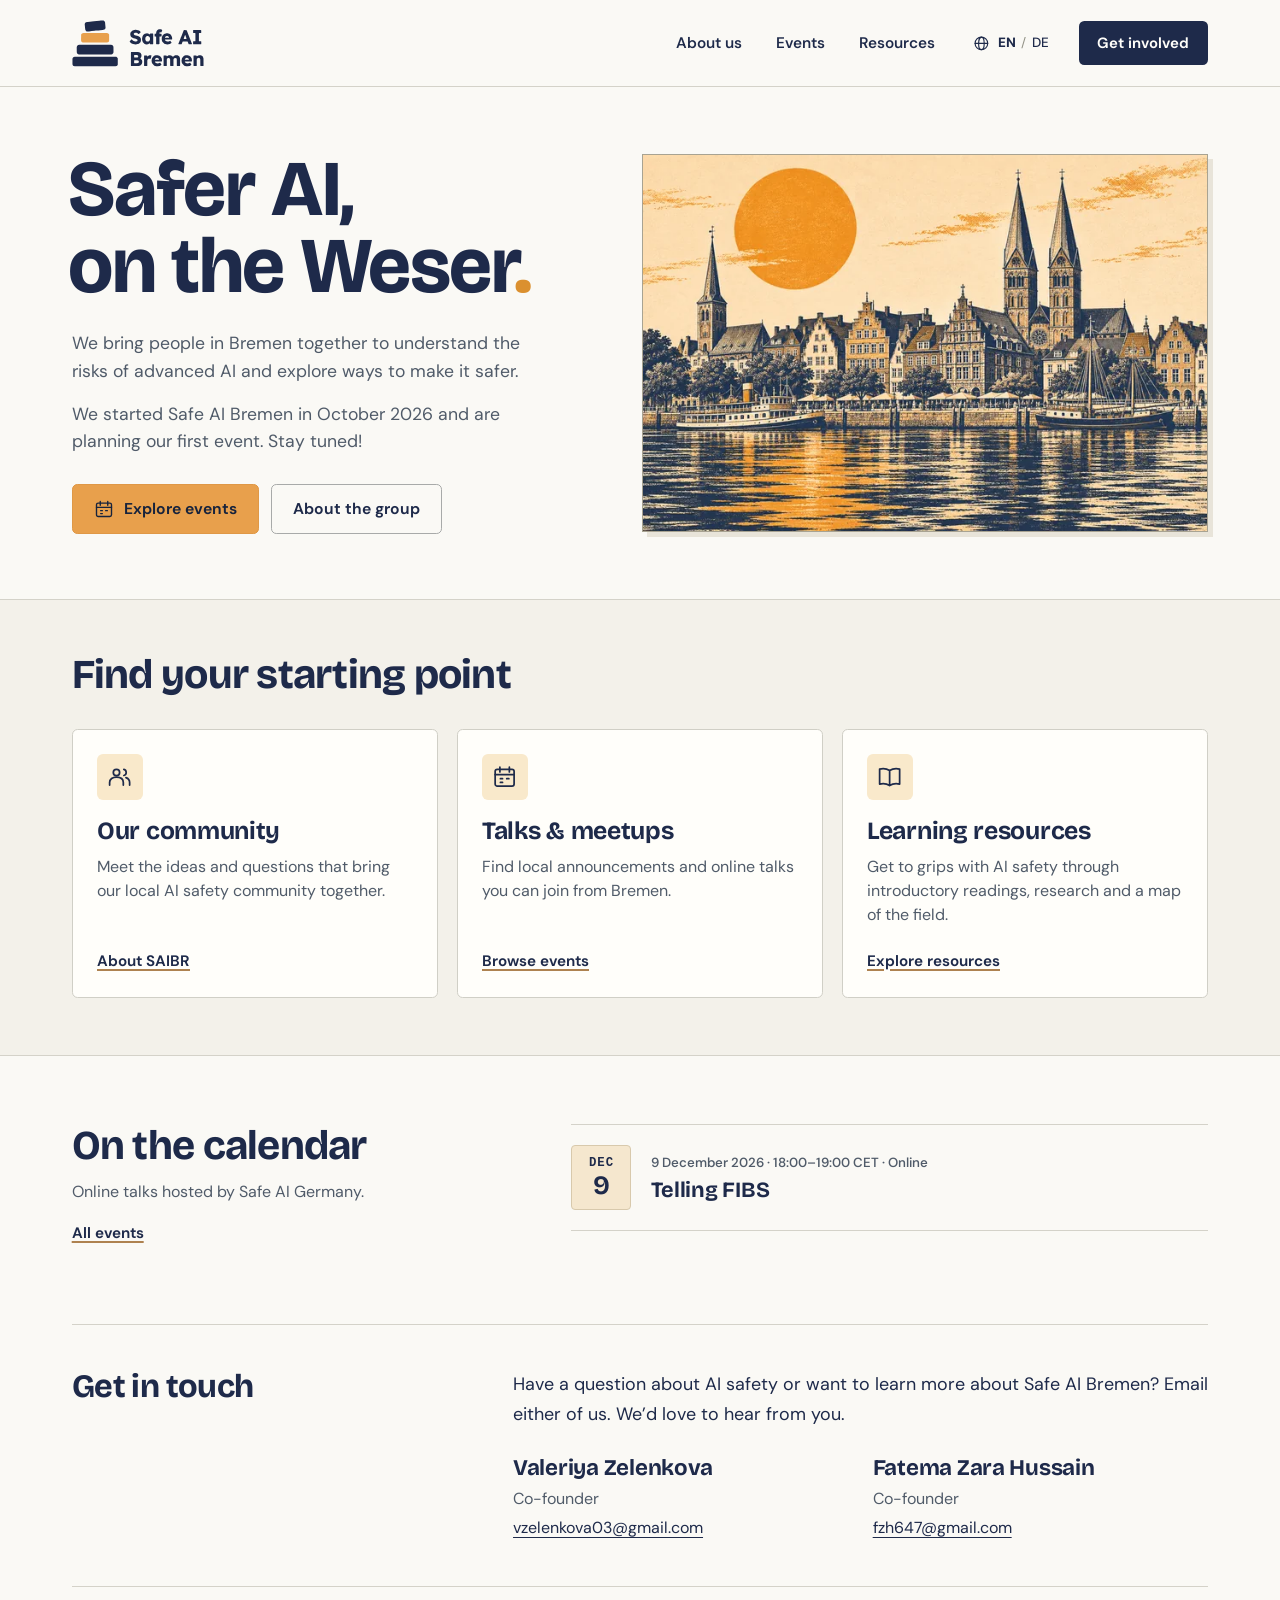
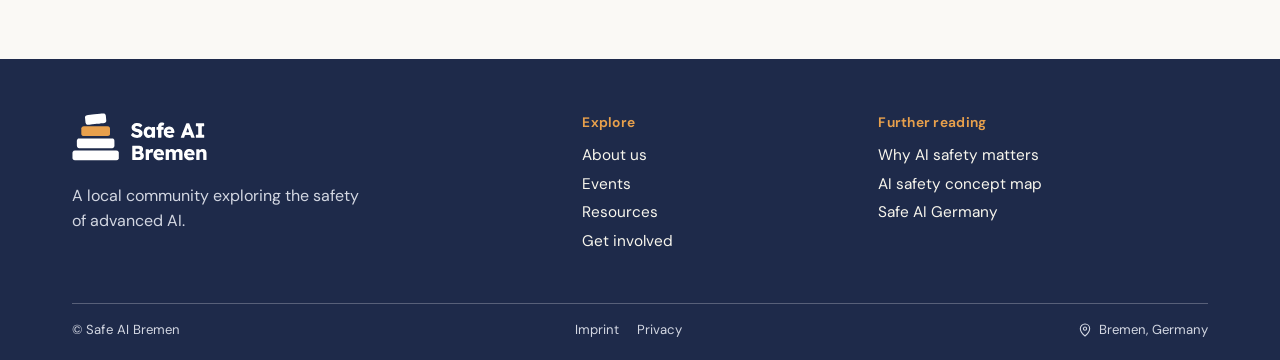
<file: index.html>
<!doctype html>
<html lang="en">
<head>
  <meta charset="utf-8">
  <meta name="viewport" content="width=device-width, initial-scale=1">
  <meta name="theme-color" content="#faf9f5">
  <title>Safe AI Bremen | SAIBR</title>
  <meta name="description" content="We bring people in Bremen together to understand the risks of advanced AI and explore ways to make it safer.">
  <link rel="alternate" hreflang="en" href="index.html">
<link rel="alternate" hreflang="de" href="de/index.html">
  <link rel="icon" href="assets/favicon.svg" type="image/svg+xml">
  <link rel="stylesheet" href="assets/site.css">
  <script src="assets/navigation.js" defer></script>
</head>
<body>
    <a class="skip" href="#main">Skip to content</a>
    <header class="masthead" id="top"><div class="wrap header-row">
      <a class="brand" href="index.html" aria-label="Safe AI Bremen · Home">
        <img src="assets/logo-header.svg" width="291" height="103" alt="Safe AI Bremen">
      </a>
      <nav class="main-nav" aria-label="Main navigation"><a class="" href="about.html">About us</a><a class="" href="events.html">Events</a><a class="" href="resources.html">Resources</a></nav>
      <div class="header-actions">
        <nav class="languages" aria-label="Language"><svg class="icon" viewBox="0 0 24 24" fill="none" stroke="currentColor" stroke-width="1.65" stroke-linecap="round" stroke-linejoin="round" aria-hidden="true" focusable="false"><circle cx="12" cy="12" r="9"/><ellipse cx="12" cy="12" rx="4" ry="9"/><path d="M3 12h18"/></svg><a href="index.html" lang="en" hreflang="en" aria-label="English" aria-current="true">EN</a><span aria-hidden="true">/</span><a href="de/index.html" lang="de" hreflang="de" aria-label="Deutsch">DE</a></nav>
        <a class="button button-navy header-cta" href="get-involved.html">Get involved</a>
        <details class="mobile-menu">
          <summary aria-label="Menu"><span class="open-icon"><svg class="icon" viewBox="0 0 24 24" fill="none" stroke="currentColor" stroke-width="1.65" stroke-linecap="round" stroke-linejoin="round" aria-hidden="true" focusable="false"><path d="M3 6h18M3 12h18M3 18h18"/></svg></span><span class="close-icon"><svg class="icon" viewBox="0 0 24 24" fill="none" stroke="currentColor" stroke-width="1.65" stroke-linecap="round" stroke-linejoin="round" aria-hidden="true" focusable="false"><path d="m5 5 14 14M19 5 5 19"/></svg></span></summary>
          <nav aria-label="Main navigation"><a class="" href="about.html">About us</a><a class="" href="events.html">Events</a><a class="" href="resources.html">Resources</a><a class="button button-navy header-cta" href="get-involved.html">Get involved</a></nav>
        </details>
      </div>
    </div></header>
    <main id="main">
      <section class="hero wrap" aria-labelledby="hero-title">
        <div class="hero-copy">
          <h1 id="hero-title">Safer AI,<br>on the Weser<span class="amber-dot">.</span></h1>
          <p class="hero-intro">We bring people in Bremen together to understand the risks of advanced AI and explore ways to make it safer.</p>
          <p class="hero-intro">We started Safe AI Bremen in October 2026 and are planning our first event. Stay tuned!</p>
          <div class="hero-actions">
            <a class="button button-amber" href="events.html"><svg class="icon" viewBox="0 0 24 24" fill="none" stroke="currentColor" stroke-width="1.65" stroke-linecap="round" stroke-linejoin="round" aria-hidden="true" focusable="false"><rect x="3" y="5" width="18" height="16" rx="2"/><path d="M7.5 3v4.5M16.5 3v4.5M3 10h18m-13 4h2m4 0h2m-8 3.5h2"/></svg>Explore events</a>
            <a class="button button-outline" href="about.html">About the group</a>
          </div>
        </div>
        <figure class="city-print">
          <img src="assets/bremen-weser.webp" srcset="assets/bremen-weser-small.webp 660w, assets/bremen-weser.webp 1200w"
               sizes="(max-width: 820px) 100vw, 48vw" alt="Navy and amber illustration of Bremen’s old town and boats on the Weser beneath a low sun." width="1200" height="800" fetchpriority="high">
        </figure>
      </section>
      <section class="explore-section" aria-labelledby="explore-title"><div class="wrap">
        <h2 id="explore-title">Find your starting point</h2>
        <div class="feature-grid">
          <article class="feature-card"><div class="icon-tile"><svg class="icon" viewBox="0 0 24 24" fill="none" stroke="currentColor" stroke-width="1.65" stroke-linecap="round" stroke-linejoin="round" aria-hidden="true" focusable="false"><circle cx="9" cy="8" r="3"/><path d="M2.5 20v-2.4c0-3.3 2.8-5.1 6.5-5.1s6.5 1.8 6.5 5.1V20M16 5.1a3 3 0 0 1 0 5.8m2 2c2.2.7 3.5 2.3 3.5 4.7V20"/></svg></div>
            <h3>Our community</h3><p>Meet the ideas and questions that bring our local AI safety community together.</p>
            <a class="text-link stretched" href="about.html">About SAIBR</a>
          </article>
          <article class="feature-card"><div class="icon-tile"><svg class="icon" viewBox="0 0 24 24" fill="none" stroke="currentColor" stroke-width="1.65" stroke-linecap="round" stroke-linejoin="round" aria-hidden="true" focusable="false"><rect x="3" y="5" width="18" height="16" rx="2"/><path d="M7.5 3v4.5M16.5 3v4.5M3 10h18m-13 4h2m4 0h2m-8 3.5h2"/></svg></div>
            <h3>Talks &amp; meetups</h3><p>Find local announcements and online talks you can join from Bremen.</p>
            <a class="text-link stretched" href="events.html">Browse events</a>
          </article>
          <article class="feature-card"><div class="icon-tile"><svg class="icon" viewBox="0 0 24 24" fill="none" stroke="currentColor" stroke-width="1.65" stroke-linecap="round" stroke-linejoin="round" aria-hidden="true" focusable="false"><path d="M12 6.2C9.1 4.3 5.8 4 2.5 4.8v14.3c3.3-.8 6.6-.5 9.5 1.4 2.9-1.9 6.2-2.2 9.5-1.4V4.8C18.2 4 14.9 4.3 12 6.2zm0 0v14.3"/></svg></div>
            <h3>Learning resources</h3><p>Get to grips with AI safety through introductory readings, research and a map of the field.</p>
            <a class="text-link stretched" href="resources.html">Explore resources</a>
          </article></div>
      </div></section>
      <section class="calendar-section wrap" aria-labelledby="calendar-title">
        <div><h2 id="calendar-title">On the calendar</h2>
          <p>Online talks hosted by Safe AI Germany.</p>
          <a class="text-link" href="events.html">All events</a></div>
        <ul class="event-list">
          <li><article class="event-row">
            <time class="date-tile" datetime="2026-12-09"><span>Dec</span><strong>9</strong></time>
            <div class="event-copy"><p class="meta">9 December 2026 · 18:00–19:00 CET · Online</p>
              <h3><a href="https://luma.com/yapvsthe">Telling FIBS</a></h3></div>
          </article></li></ul>
      </section>
      <div class="editorial wrap">
      <section id="contact" class="editorial-row" aria-labelledby="contact-title">
        <h2 id="contact-title">Get in touch</h2>
        <div><p class="section-prose">Have a question about AI safety or want to learn more about Safe AI Bremen? Email either of us. We’d love to hear from you.</p>
          <ul class="founder-list"><li><h3>Valeriya Zelenkova</h3><p>Co-founder</p><a href="mailto:vzelenkova03@gmail.com">vzelenkova03@gmail.com</a></li><li><h3>Fatema Zara Hussain</h3><p>Co-founder</p><a href="mailto:fzh647@gmail.com">fzh647@gmail.com</a></li></ul></div>
      </section></div>
    </main>
    <footer class="footer"><div class="wrap">
      <div class="footer-main"><div class="footer-brand">
        <a href="index.html" aria-label="Safe AI Bremen · Home"><img src="assets/logo-footer.svg" alt="Safe AI Bremen" width="291" height="103"></a>
        <p>A local community exploring the safety of advanced AI.</p></div>
        <nav aria-label="Footer navigation"><h2>Explore</h2><a class="" href="about.html">About us</a><a class="" href="events.html">Events</a><a class="" href="resources.html">Resources</a><a class="" href="get-involved.html">Get involved</a></nav>
        <div class="footer-links"><h2>Further reading</h2>
          <a href="https://safeaigermany.org/why-ai-safety/">Why AI safety matters</a>
          <a href="https://safeaigermany.org/concept-map/">AI safety concept map</a>
          <a href="https://safeaigermany.org/">Safe AI Germany</a></div>
      </div>
      <div class="footer-base"><span>© Safe AI Bremen</span>
        <div class="footer-legal"><a class="" href="imprint.html">Imprint</a><a class="" href="privacy.html">Privacy</a></div>
        <span class="city"><svg class="icon" viewBox="0 0 24 24" fill="none" stroke="currentColor" stroke-width="1.65" stroke-linecap="round" stroke-linejoin="round" aria-hidden="true" focusable="false"><path d="M19 10c0 5-7 11-7 11S5 15 5 10a7 7 0 1 1 14 0Z"/><circle cx="12" cy="10" r="2.4"/></svg> Bremen, Germany</span></div>
    </div></footer>
</body>
</html>
</file>
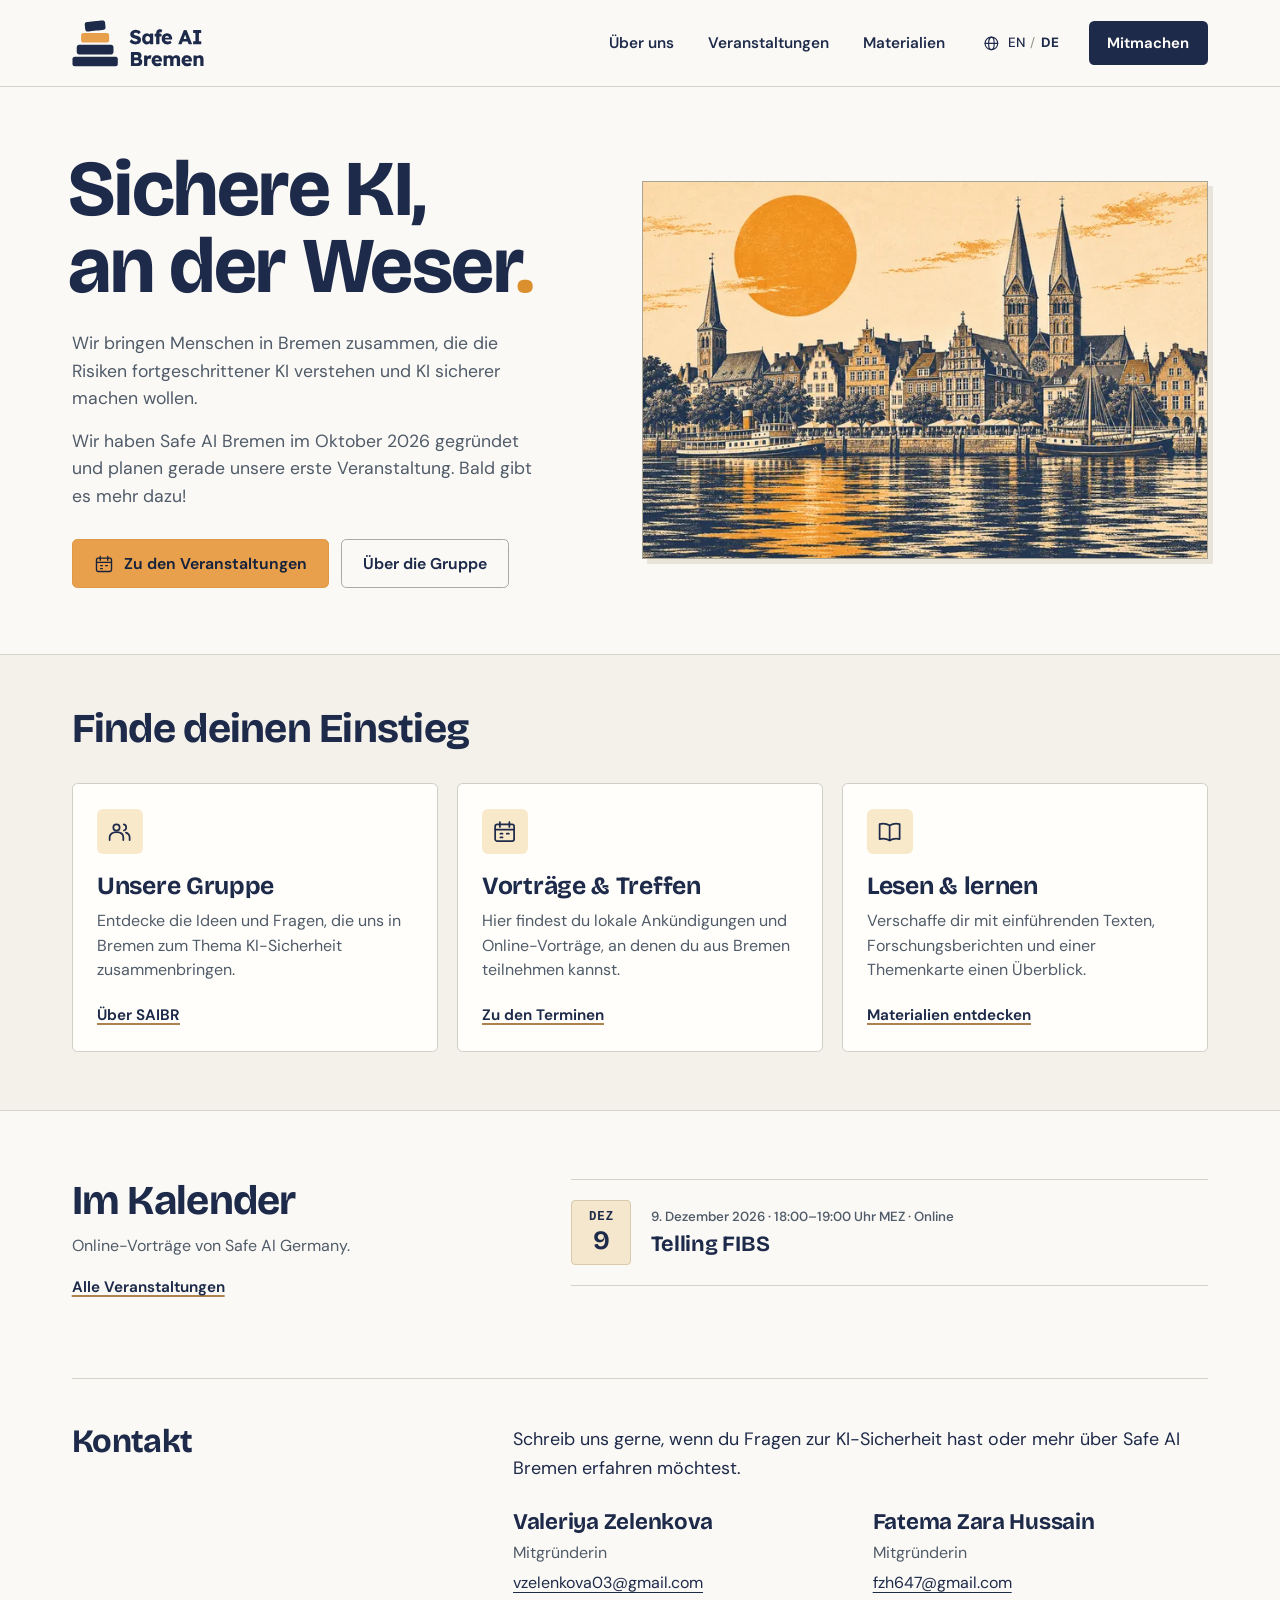
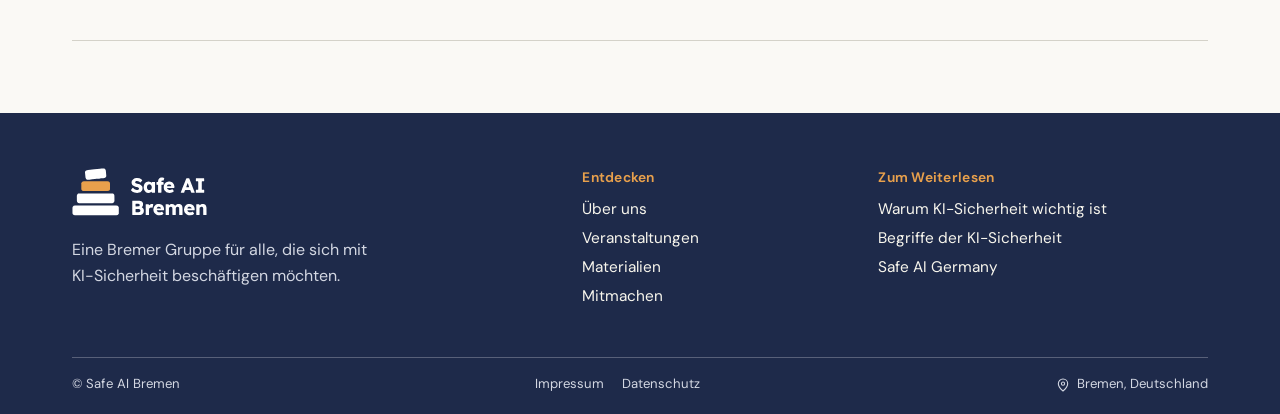
<file: de/index.html>
<!doctype html>
<html lang="de">
<head>
  <meta charset="utf-8">
  <meta name="viewport" content="width=device-width, initial-scale=1">
  <meta name="theme-color" content="#faf9f5">
  <title>Safe AI Bremen | SAIBR</title>
  <meta name="description" content="Wir bringen Menschen in Bremen zusammen, die die Risiken fortgeschrittener KI verstehen und KI sicherer machen wollen.">
  <link rel="alternate" hreflang="en" href="../index.html">
<link rel="alternate" hreflang="de" href="index.html">
  <link rel="icon" href="../assets/favicon.svg" type="image/svg+xml">
  <link rel="stylesheet" href="../assets/site.css">
  <script src="../assets/navigation.js" defer></script>
</head>
<body>
    <a class="skip" href="#main">Zum Inhalt</a>
    <header class="masthead" id="top"><div class="wrap header-row">
      <a class="brand" href="index.html" aria-label="Safe AI Bremen · Startseite">
        <img src="../assets/logo-header.svg" width="291" height="103" alt="Safe AI Bremen">
      </a>
      <nav class="main-nav" aria-label="Hauptnavigation"><a class="" href="about.html">Über uns</a><a class="" href="events.html">Veranstaltungen</a><a class="" href="resources.html">Materialien</a></nav>
      <div class="header-actions">
        <nav class="languages" aria-label="Sprache"><svg class="icon" viewBox="0 0 24 24" fill="none" stroke="currentColor" stroke-width="1.65" stroke-linecap="round" stroke-linejoin="round" aria-hidden="true" focusable="false"><circle cx="12" cy="12" r="9"/><ellipse cx="12" cy="12" rx="4" ry="9"/><path d="M3 12h18"/></svg><a href="../index.html" lang="en" hreflang="en" aria-label="English">EN</a><span aria-hidden="true">/</span><a href="index.html" lang="de" hreflang="de" aria-label="Deutsch" aria-current="true">DE</a></nav>
        <a class="button button-navy header-cta" href="get-involved.html">Mitmachen</a>
        <details class="mobile-menu">
          <summary aria-label="Menü"><span class="open-icon"><svg class="icon" viewBox="0 0 24 24" fill="none" stroke="currentColor" stroke-width="1.65" stroke-linecap="round" stroke-linejoin="round" aria-hidden="true" focusable="false"><path d="M3 6h18M3 12h18M3 18h18"/></svg></span><span class="close-icon"><svg class="icon" viewBox="0 0 24 24" fill="none" stroke="currentColor" stroke-width="1.65" stroke-linecap="round" stroke-linejoin="round" aria-hidden="true" focusable="false"><path d="m5 5 14 14M19 5 5 19"/></svg></span></summary>
          <nav aria-label="Hauptnavigation"><a class="" href="about.html">Über uns</a><a class="" href="events.html">Veranstaltungen</a><a class="" href="resources.html">Materialien</a><a class="button button-navy header-cta" href="get-involved.html">Mitmachen</a></nav>
        </details>
      </div>
    </div></header>
    <main id="main">
      <section class="hero wrap" aria-labelledby="hero-title">
        <div class="hero-copy">
          <h1 id="hero-title">Sichere KI,<br>an der Weser<span class="amber-dot">.</span></h1>
          <p class="hero-intro">Wir bringen Menschen in Bremen zusammen, die die Risiken fortgeschrittener KI verstehen und KI sicherer machen wollen.</p>
          <p class="hero-intro">Wir haben Safe AI Bremen im Oktober 2026 gegründet und planen gerade unsere erste Veranstaltung. Bald gibt es mehr dazu!</p>
          <div class="hero-actions">
            <a class="button button-amber" href="events.html"><svg class="icon" viewBox="0 0 24 24" fill="none" stroke="currentColor" stroke-width="1.65" stroke-linecap="round" stroke-linejoin="round" aria-hidden="true" focusable="false"><rect x="3" y="5" width="18" height="16" rx="2"/><path d="M7.5 3v4.5M16.5 3v4.5M3 10h18m-13 4h2m4 0h2m-8 3.5h2"/></svg>Zu den Veranstaltungen</a>
            <a class="button button-outline" href="about.html">Über die Gruppe</a>
          </div>
        </div>
        <figure class="city-print">
          <img src="../assets/bremen-weser.webp" srcset="../assets/bremen-weser-small.webp 660w, ../assets/bremen-weser.webp 1200w"
               sizes="(max-width: 820px) 100vw, 48vw" alt="Die Bremer Altstadt und Boote auf der Weser unter einer tief stehenden Sonne, illustriert in Marineblau und Orange." width="1200" height="800" fetchpriority="high">
        </figure>
      </section>
      <section class="explore-section" aria-labelledby="explore-title"><div class="wrap">
        <h2 id="explore-title">Finde deinen Einstieg</h2>
        <div class="feature-grid">
          <article class="feature-card"><div class="icon-tile"><svg class="icon" viewBox="0 0 24 24" fill="none" stroke="currentColor" stroke-width="1.65" stroke-linecap="round" stroke-linejoin="round" aria-hidden="true" focusable="false"><circle cx="9" cy="8" r="3"/><path d="M2.5 20v-2.4c0-3.3 2.8-5.1 6.5-5.1s6.5 1.8 6.5 5.1V20M16 5.1a3 3 0 0 1 0 5.8m2 2c2.2.7 3.5 2.3 3.5 4.7V20"/></svg></div>
            <h3>Unsere Gruppe</h3><p>Entdecke die Ideen und Fragen, die uns in Bremen zum Thema KI-Sicherheit zusammenbringen.</p>
            <a class="text-link stretched" href="about.html">Über SAIBR</a>
          </article>
          <article class="feature-card"><div class="icon-tile"><svg class="icon" viewBox="0 0 24 24" fill="none" stroke="currentColor" stroke-width="1.65" stroke-linecap="round" stroke-linejoin="round" aria-hidden="true" focusable="false"><rect x="3" y="5" width="18" height="16" rx="2"/><path d="M7.5 3v4.5M16.5 3v4.5M3 10h18m-13 4h2m4 0h2m-8 3.5h2"/></svg></div>
            <h3>Vorträge &amp; Treffen</h3><p>Hier findest du lokale Ankündigungen und Online-Vorträge, an denen du aus Bremen teilnehmen kannst.</p>
            <a class="text-link stretched" href="events.html">Zu den Terminen</a>
          </article>
          <article class="feature-card"><div class="icon-tile"><svg class="icon" viewBox="0 0 24 24" fill="none" stroke="currentColor" stroke-width="1.65" stroke-linecap="round" stroke-linejoin="round" aria-hidden="true" focusable="false"><path d="M12 6.2C9.1 4.3 5.8 4 2.5 4.8v14.3c3.3-.8 6.6-.5 9.5 1.4 2.9-1.9 6.2-2.2 9.5-1.4V4.8C18.2 4 14.9 4.3 12 6.2zm0 0v14.3"/></svg></div>
            <h3>Lesen &amp; lernen</h3><p>Verschaffe dir mit einführenden Texten, Forschungsberichten und einer Themenkarte einen Überblick.</p>
            <a class="text-link stretched" href="resources.html">Materialien entdecken</a>
          </article></div>
      </div></section>
      <section class="calendar-section wrap" aria-labelledby="calendar-title">
        <div><h2 id="calendar-title">Im Kalender</h2>
          <p>Online-Vorträge von Safe AI Germany.</p>
          <a class="text-link" href="events.html">Alle Veranstaltungen</a></div>
        <ul class="event-list">
          <li><article class="event-row">
            <time class="date-tile" datetime="2026-12-09"><span>Dez</span><strong>9</strong></time>
            <div class="event-copy"><p class="meta">9. Dezember 2026 · 18:00–19:00 Uhr MEZ · Online</p>
              <h3><a href="https://luma.com/yapvsthe">Telling FIBS</a></h3></div>
          </article></li></ul>
      </section>
      <div class="editorial wrap">
      <section id="contact" class="editorial-row" aria-labelledby="contact-title">
        <h2 id="contact-title">Kontakt</h2>
        <div><p class="section-prose">Schreib uns gerne, wenn du Fragen zur KI-Sicherheit hast oder mehr über Safe AI Bremen erfahren möchtest.</p>
          <ul class="founder-list"><li><h3>Valeriya Zelenkova</h3><p>Mitgründerin</p><a href="mailto:vzelenkova03@gmail.com">vzelenkova03@gmail.com</a></li><li><h3>Fatema Zara Hussain</h3><p>Mitgründerin</p><a href="mailto:fzh647@gmail.com">fzh647@gmail.com</a></li></ul></div>
      </section></div>
    </main>
    <footer class="footer"><div class="wrap">
      <div class="footer-main"><div class="footer-brand">
        <a href="index.html" aria-label="Safe AI Bremen · Startseite"><img src="../assets/logo-footer.svg" alt="Safe AI Bremen" width="291" height="103"></a>
        <p>Eine Bremer Gruppe für alle, die sich mit KI-Sicherheit beschäftigen möchten.</p></div>
        <nav aria-label="Navigation im Fußbereich"><h2>Entdecken</h2><a class="" href="about.html">Über uns</a><a class="" href="events.html">Veranstaltungen</a><a class="" href="resources.html">Materialien</a><a class="" href="get-involved.html">Mitmachen</a></nav>
        <div class="footer-links"><h2>Zum Weiterlesen</h2>
          <a href="https://safeaigermany.org/de/why-ai-safety/">Warum KI-Sicherheit wichtig ist</a>
          <a href="https://safeaigermany.org/de/concept-map/">Begriffe der KI-Sicherheit</a>
          <a href="https://safeaigermany.org/de/">Safe AI Germany</a></div>
      </div>
      <div class="footer-base"><span>© Safe AI Bremen</span>
        <div class="footer-legal"><a class="" href="imprint.html">Impressum</a><a class="" href="privacy.html">Datenschutz</a></div>
        <span class="city"><svg class="icon" viewBox="0 0 24 24" fill="none" stroke="currentColor" stroke-width="1.65" stroke-linecap="round" stroke-linejoin="round" aria-hidden="true" focusable="false"><path d="M19 10c0 5-7 11-7 11S5 15 5 10a7 7 0 1 1 14 0Z"/><circle cx="12" cy="10" r="2.4"/></svg> Bremen, Deutschland</span></div>
    </div></footer>
</body>
</html>
</file>
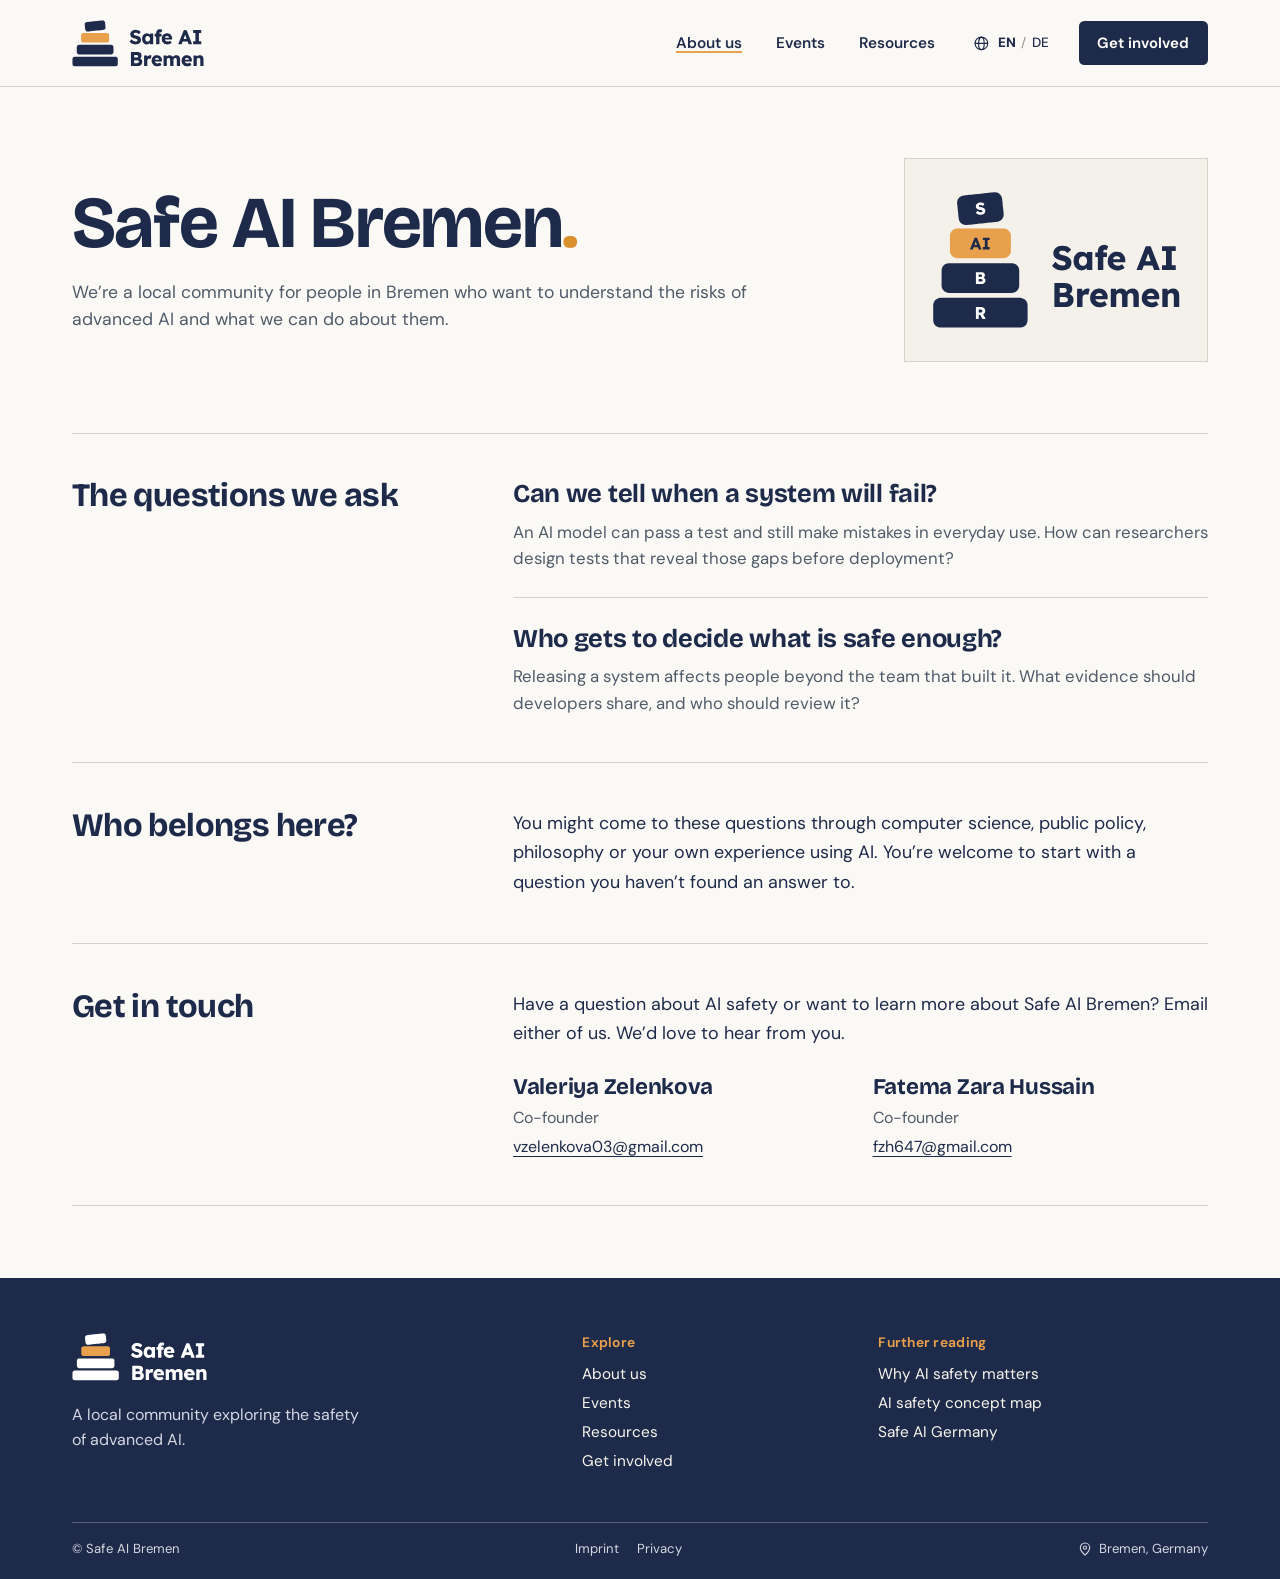
<file: about.html>
<!doctype html>
<html lang="en">
<head>
  <meta charset="utf-8">
  <meta name="viewport" content="width=device-width, initial-scale=1">
  <meta name="theme-color" content="#faf9f5">
  <title>About us | Safe AI Bremen</title>
  <meta name="description" content="We’re a local community for people in Bremen who want to understand the risks of advanced AI and what we can do about them.">
  <link rel="alternate" hreflang="en" href="about.html">
<link rel="alternate" hreflang="de" href="de/about.html">
  <link rel="icon" href="assets/favicon.svg" type="image/svg+xml">
  <link rel="stylesheet" href="assets/site.css">
  <script src="assets/navigation.js" defer></script>
</head>
<body>
    <a class="skip" href="#main">Skip to content</a>
    <header class="masthead" id="top"><div class="wrap header-row">
      <a class="brand" href="index.html" aria-label="Safe AI Bremen · Home">
        <img src="assets/logo-header.svg" width="291" height="103" alt="Safe AI Bremen">
      </a>
      <nav class="main-nav" aria-label="Main navigation"><a class="" href="about.html" aria-current="page">About us</a><a class="" href="events.html">Events</a><a class="" href="resources.html">Resources</a></nav>
      <div class="header-actions">
        <nav class="languages" aria-label="Language"><svg class="icon" viewBox="0 0 24 24" fill="none" stroke="currentColor" stroke-width="1.65" stroke-linecap="round" stroke-linejoin="round" aria-hidden="true" focusable="false"><circle cx="12" cy="12" r="9"/><ellipse cx="12" cy="12" rx="4" ry="9"/><path d="M3 12h18"/></svg><a href="about.html" lang="en" hreflang="en" aria-label="English" aria-current="true">EN</a><span aria-hidden="true">/</span><a href="de/about.html" lang="de" hreflang="de" aria-label="Deutsch">DE</a></nav>
        <a class="button button-navy header-cta" href="get-involved.html">Get involved</a>
        <details class="mobile-menu">
          <summary aria-label="Menu"><span class="open-icon"><svg class="icon" viewBox="0 0 24 24" fill="none" stroke="currentColor" stroke-width="1.65" stroke-linecap="round" stroke-linejoin="round" aria-hidden="true" focusable="false"><path d="M3 6h18M3 12h18M3 18h18"/></svg></span><span class="close-icon"><svg class="icon" viewBox="0 0 24 24" fill="none" stroke="currentColor" stroke-width="1.65" stroke-linecap="round" stroke-linejoin="round" aria-hidden="true" focusable="false"><path d="m5 5 14 14M19 5 5 19"/></svg></span></summary>
          <nav aria-label="Main navigation"><a class="" href="about.html" aria-current="page">About us</a><a class="" href="events.html">Events</a><a class="" href="resources.html">Resources</a><a class="button button-navy header-cta" href="get-involved.html">Get involved</a></nav>
        </details>
      </div>
    </div></header>
    <main id="main" class="inner-page">
      <header class="inner-hero wrap"><div>
        <h1>Safe AI Bremen<span class="amber-dot">.</span></h1>
        <p class="inner-intro">We’re a local community for people in Bremen who want to understand the risks of advanced AI and what we can do about them.</p></div><div class="brand-plate"><img src="assets/logo-primary.svg" alt="Safe AI Bremen" width="628" height="343"></div></header>
      <div class="editorial wrap"><section class="editorial-row"><h2>The questions we ask</h2><div><div class="article-items"><article class="article-item"><h3>Can we tell when a system will fail?</h3><p>An AI model can pass a test and still make mistakes in everyday use. How can researchers design tests that reveal those gaps before deployment?</p></article><article class="article-item"><h3>Who gets to decide what is safe enough?</h3><p>Releasing a system affects people beyond the team that built it. What evidence should developers share, and who should review it?</p></article></div></div></section><section class="editorial-row"><h2>Who belongs here?</h2><div><p class="section-prose">You might come to these questions through computer science, public policy, philosophy or your own experience using AI. You’re welcome to start with a question you haven’t found an answer to.</p></div></section>
      <section id="contact" class="editorial-row" aria-labelledby="contact-title">
        <h2 id="contact-title">Get in touch</h2>
        <div><p class="section-prose">Have a question about AI safety or want to learn more about Safe AI Bremen? Email either of us. We’d love to hear from you.</p>
          <ul class="founder-list"><li><h3>Valeriya Zelenkova</h3><p>Co-founder</p><a href="mailto:vzelenkova03@gmail.com">vzelenkova03@gmail.com</a></li><li><h3>Fatema Zara Hussain</h3><p>Co-founder</p><a href="mailto:fzh647@gmail.com">fzh647@gmail.com</a></li></ul></div>
      </section></div>
    </main>
    <footer class="footer"><div class="wrap">
      <div class="footer-main"><div class="footer-brand">
        <a href="index.html" aria-label="Safe AI Bremen · Home"><img src="assets/logo-footer.svg" alt="Safe AI Bremen" width="291" height="103"></a>
        <p>A local community exploring the safety of advanced AI.</p></div>
        <nav aria-label="Footer navigation"><h2>Explore</h2><a class="" href="about.html" aria-current="page">About us</a><a class="" href="events.html">Events</a><a class="" href="resources.html">Resources</a><a class="" href="get-involved.html">Get involved</a></nav>
        <div class="footer-links"><h2>Further reading</h2>
          <a href="https://safeaigermany.org/why-ai-safety/">Why AI safety matters</a>
          <a href="https://safeaigermany.org/concept-map/">AI safety concept map</a>
          <a href="https://safeaigermany.org/">Safe AI Germany</a></div>
      </div>
      <div class="footer-base"><span>© Safe AI Bremen</span>
        <div class="footer-legal"><a class="" href="imprint.html">Imprint</a><a class="" href="privacy.html">Privacy</a></div>
        <span class="city"><svg class="icon" viewBox="0 0 24 24" fill="none" stroke="currentColor" stroke-width="1.65" stroke-linecap="round" stroke-linejoin="round" aria-hidden="true" focusable="false"><path d="M19 10c0 5-7 11-7 11S5 15 5 10a7 7 0 1 1 14 0Z"/><circle cx="12" cy="10" r="2.4"/></svg> Bremen, Germany</span></div>
    </div></footer>
</body>
</html>
</file>
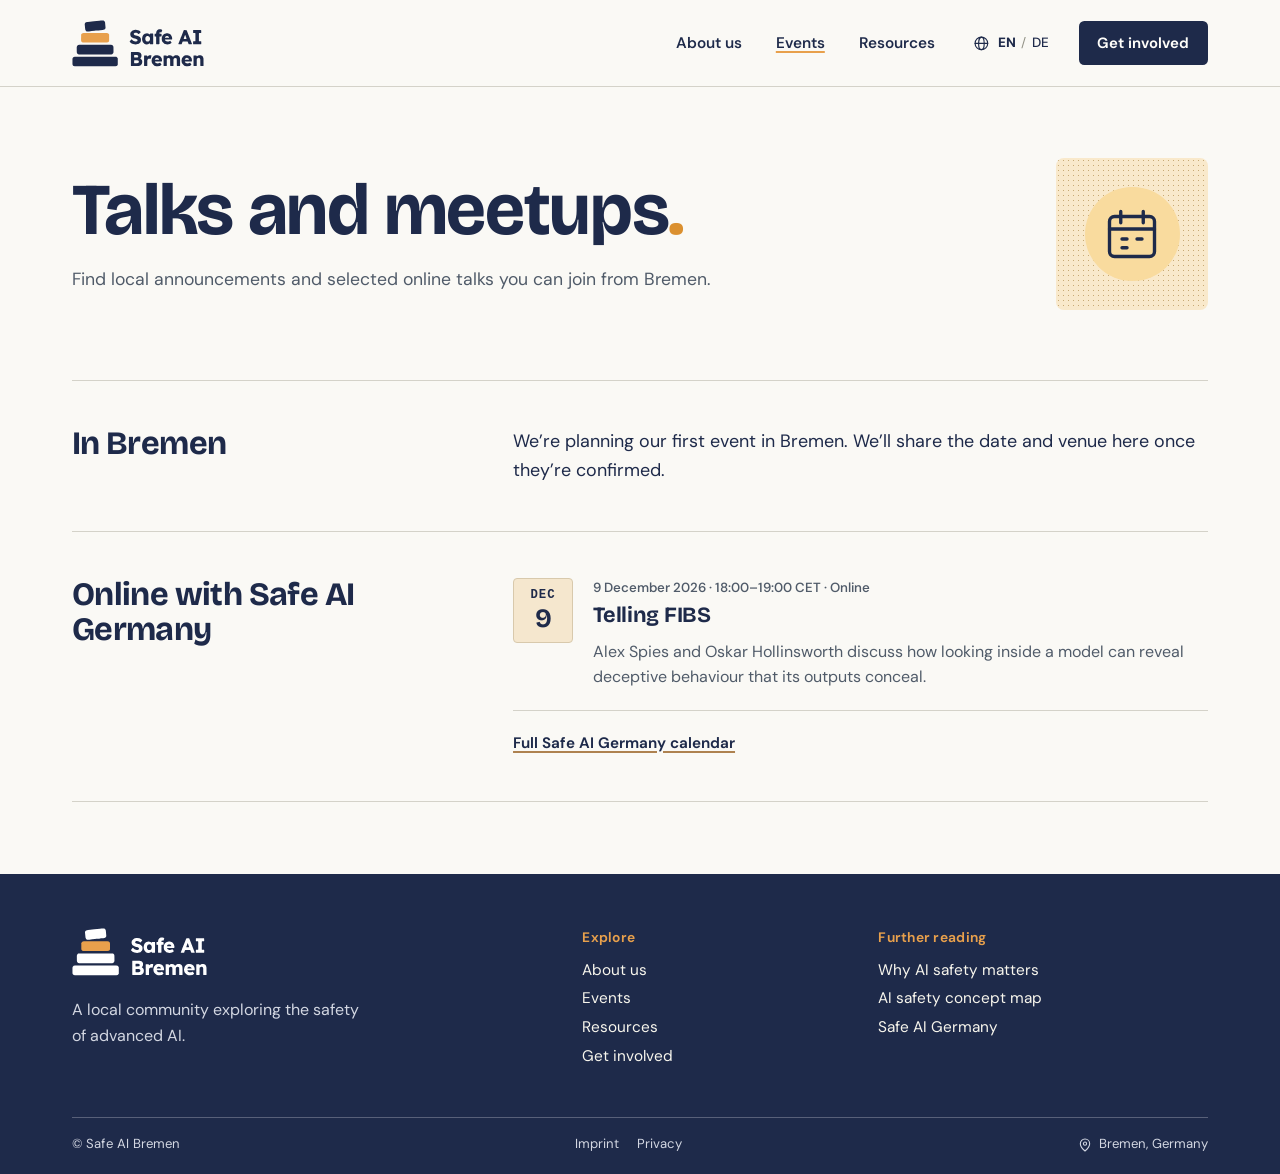
<file: events.html>
<!doctype html>
<html lang="en">
<head>
  <meta charset="utf-8">
  <meta name="viewport" content="width=device-width, initial-scale=1">
  <meta name="theme-color" content="#faf9f5">
  <title>Events | Safe AI Bremen</title>
  <meta name="description" content="Find local announcements and selected online talks you can join from Bremen.">
  <link rel="alternate" hreflang="en" href="events.html">
<link rel="alternate" hreflang="de" href="de/events.html">
  <link rel="icon" href="assets/favicon.svg" type="image/svg+xml">
  <link rel="stylesheet" href="assets/site.css">
  <script src="assets/navigation.js" defer></script>
</head>
<body>
    <a class="skip" href="#main">Skip to content</a>
    <header class="masthead" id="top"><div class="wrap header-row">
      <a class="brand" href="index.html" aria-label="Safe AI Bremen · Home">
        <img src="assets/logo-header.svg" width="291" height="103" alt="Safe AI Bremen">
      </a>
      <nav class="main-nav" aria-label="Main navigation"><a class="" href="about.html">About us</a><a class="" href="events.html" aria-current="page">Events</a><a class="" href="resources.html">Resources</a></nav>
      <div class="header-actions">
        <nav class="languages" aria-label="Language"><svg class="icon" viewBox="0 0 24 24" fill="none" stroke="currentColor" stroke-width="1.65" stroke-linecap="round" stroke-linejoin="round" aria-hidden="true" focusable="false"><circle cx="12" cy="12" r="9"/><ellipse cx="12" cy="12" rx="4" ry="9"/><path d="M3 12h18"/></svg><a href="events.html" lang="en" hreflang="en" aria-label="English" aria-current="true">EN</a><span aria-hidden="true">/</span><a href="de/events.html" lang="de" hreflang="de" aria-label="Deutsch">DE</a></nav>
        <a class="button button-navy header-cta" href="get-involved.html">Get involved</a>
        <details class="mobile-menu">
          <summary aria-label="Menu"><span class="open-icon"><svg class="icon" viewBox="0 0 24 24" fill="none" stroke="currentColor" stroke-width="1.65" stroke-linecap="round" stroke-linejoin="round" aria-hidden="true" focusable="false"><path d="M3 6h18M3 12h18M3 18h18"/></svg></span><span class="close-icon"><svg class="icon" viewBox="0 0 24 24" fill="none" stroke="currentColor" stroke-width="1.65" stroke-linecap="round" stroke-linejoin="round" aria-hidden="true" focusable="false"><path d="m5 5 14 14M19 5 5 19"/></svg></span></summary>
          <nav aria-label="Main navigation"><a class="" href="about.html">About us</a><a class="" href="events.html" aria-current="page">Events</a><a class="" href="resources.html">Resources</a><a class="button button-navy header-cta" href="get-involved.html">Get involved</a></nav>
        </details>
      </div>
    </div></header>
    <main id="main" class="inner-page">
      <header class="inner-hero wrap"><div>
        <h1>Talks and meetups<span class="amber-dot">.</span></h1>
        <p class="inner-intro">Find local announcements and selected online talks you can join from Bremen.</p></div><div class="topic-plate" aria-hidden="true"><svg class="icon" viewBox="0 0 24 24" fill="none" stroke="currentColor" stroke-width="1.65" stroke-linecap="round" stroke-linejoin="round" aria-hidden="true" focusable="false"><rect x="3" y="5" width="18" height="16" rx="2"/><path d="M7.5 3v4.5M16.5 3v4.5M3 10h18m-13 4h2m4 0h2m-8 3.5h2"/></svg></div></header>
      <div class="editorial wrap"><section class="editorial-row"><h2>In Bremen</h2><div><p class="section-prose">We’re planning our first event in Bremen. We’ll share the date and venue here once they’re confirmed.</p></div></section><section class="editorial-row"><h2>Online with Safe AI Germany</h2><div><ul class="event-list">
          <li><article class="event-row">
            <time class="date-tile" datetime="2026-12-09"><span>Dec</span><strong>9</strong></time>
            <div class="event-copy"><p class="meta">9 December 2026 · 18:00–19:00 CET · Online</p>
              <h3><a href="https://luma.com/yapvsthe">Telling FIBS</a></h3><p>Alex Spies and Oskar Hollinsworth discuss how looking inside a model can reveal deceptive behaviour that its outputs conceal.</p></div>
          </article></li></ul><a class="text-link extra-link" href="https://safeaigermany.org/events/">Full Safe AI Germany calendar</a></div></section></div>
    </main>
    <footer class="footer"><div class="wrap">
      <div class="footer-main"><div class="footer-brand">
        <a href="index.html" aria-label="Safe AI Bremen · Home"><img src="assets/logo-footer.svg" alt="Safe AI Bremen" width="291" height="103"></a>
        <p>A local community exploring the safety of advanced AI.</p></div>
        <nav aria-label="Footer navigation"><h2>Explore</h2><a class="" href="about.html">About us</a><a class="" href="events.html" aria-current="page">Events</a><a class="" href="resources.html">Resources</a><a class="" href="get-involved.html">Get involved</a></nav>
        <div class="footer-links"><h2>Further reading</h2>
          <a href="https://safeaigermany.org/why-ai-safety/">Why AI safety matters</a>
          <a href="https://safeaigermany.org/concept-map/">AI safety concept map</a>
          <a href="https://safeaigermany.org/">Safe AI Germany</a></div>
      </div>
      <div class="footer-base"><span>© Safe AI Bremen</span>
        <div class="footer-legal"><a class="" href="imprint.html">Imprint</a><a class="" href="privacy.html">Privacy</a></div>
        <span class="city"><svg class="icon" viewBox="0 0 24 24" fill="none" stroke="currentColor" stroke-width="1.65" stroke-linecap="round" stroke-linejoin="round" aria-hidden="true" focusable="false"><path d="M19 10c0 5-7 11-7 11S5 15 5 10a7 7 0 1 1 14 0Z"/><circle cx="12" cy="10" r="2.4"/></svg> Bremen, Germany</span></div>
    </div></footer>
</body>
</html>
</file>
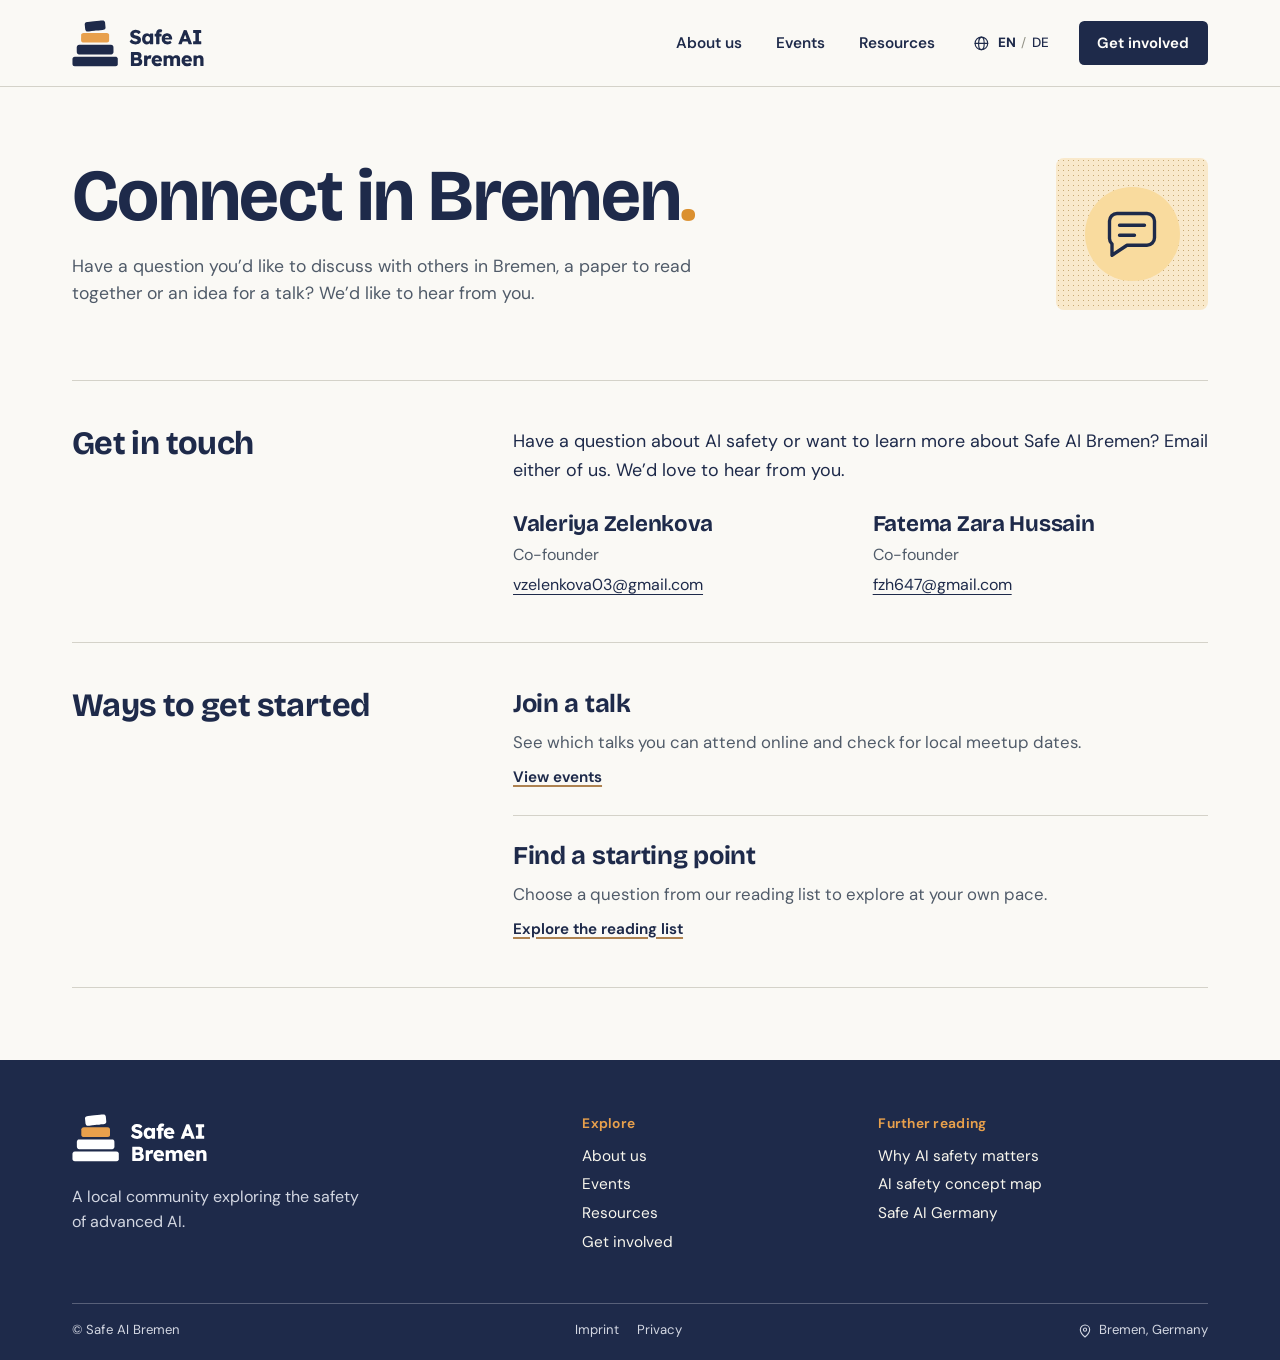
<file: get-involved.html>
<!doctype html>
<html lang="en">
<head>
  <meta charset="utf-8">
  <meta name="viewport" content="width=device-width, initial-scale=1">
  <meta name="theme-color" content="#faf9f5">
  <title>Get involved | Safe AI Bremen</title>
  <meta name="description" content="Have a question you’d like to discuss with others in Bremen, a paper to read together or an idea for a talk? We’d like to hear from you.">
  <link rel="alternate" hreflang="en" href="get-involved.html">
<link rel="alternate" hreflang="de" href="de/get-involved.html">
  <link rel="icon" href="assets/favicon.svg" type="image/svg+xml">
  <link rel="stylesheet" href="assets/site.css">
  <script src="assets/navigation.js" defer></script>
</head>
<body>
    <a class="skip" href="#main">Skip to content</a>
    <header class="masthead" id="top"><div class="wrap header-row">
      <a class="brand" href="index.html" aria-label="Safe AI Bremen · Home">
        <img src="assets/logo-header.svg" width="291" height="103" alt="Safe AI Bremen">
      </a>
      <nav class="main-nav" aria-label="Main navigation"><a class="" href="about.html">About us</a><a class="" href="events.html">Events</a><a class="" href="resources.html">Resources</a></nav>
      <div class="header-actions">
        <nav class="languages" aria-label="Language"><svg class="icon" viewBox="0 0 24 24" fill="none" stroke="currentColor" stroke-width="1.65" stroke-linecap="round" stroke-linejoin="round" aria-hidden="true" focusable="false"><circle cx="12" cy="12" r="9"/><ellipse cx="12" cy="12" rx="4" ry="9"/><path d="M3 12h18"/></svg><a href="get-involved.html" lang="en" hreflang="en" aria-label="English" aria-current="true">EN</a><span aria-hidden="true">/</span><a href="de/get-involved.html" lang="de" hreflang="de" aria-label="Deutsch">DE</a></nav>
        <a class="button button-navy header-cta" href="get-involved.html" aria-current="page">Get involved</a>
        <details class="mobile-menu">
          <summary aria-label="Menu"><span class="open-icon"><svg class="icon" viewBox="0 0 24 24" fill="none" stroke="currentColor" stroke-width="1.65" stroke-linecap="round" stroke-linejoin="round" aria-hidden="true" focusable="false"><path d="M3 6h18M3 12h18M3 18h18"/></svg></span><span class="close-icon"><svg class="icon" viewBox="0 0 24 24" fill="none" stroke="currentColor" stroke-width="1.65" stroke-linecap="round" stroke-linejoin="round" aria-hidden="true" focusable="false"><path d="m5 5 14 14M19 5 5 19"/></svg></span></summary>
          <nav aria-label="Main navigation"><a class="" href="about.html">About us</a><a class="" href="events.html">Events</a><a class="" href="resources.html">Resources</a><a class="button button-navy header-cta" href="get-involved.html" aria-current="page">Get involved</a></nav>
        </details>
      </div>
    </div></header>
    <main id="main" class="inner-page">
      <header class="inner-hero wrap"><div>
        <h1>Connect in Bremen<span class="amber-dot">.</span></h1>
        <p class="inner-intro">Have a question you’d like to discuss with others in Bremen, a paper to read together or an idea for a talk? We’d like to hear from you.</p></div><div class="topic-plate" aria-hidden="true"><svg class="icon" viewBox="0 0 24 24" fill="none" stroke="currentColor" stroke-width="1.65" stroke-linecap="round" stroke-linejoin="round" aria-hidden="true" focusable="false"><path d="M21 13.5a3 3 0 0 1-3 3h-8l-6 4v-4.5a3 3 0 0 1-1-2.2v-7a3 3 0 0 1 3-3h12a3 3 0 0 1 3 3z"/><path d="M7 8.5h10m-10 4h6"/></svg></div></header>
      <div class="editorial wrap">
      <section id="contact" class="editorial-row" aria-labelledby="contact-title">
        <h2 id="contact-title">Get in touch</h2>
        <div><p class="section-prose">Have a question about AI safety or want to learn more about Safe AI Bremen? Email either of us. We’d love to hear from you.</p>
          <ul class="founder-list"><li><h3>Valeriya Zelenkova</h3><p>Co-founder</p><a href="mailto:vzelenkova03@gmail.com">vzelenkova03@gmail.com</a></li><li><h3>Fatema Zara Hussain</h3><p>Co-founder</p><a href="mailto:fzh647@gmail.com">fzh647@gmail.com</a></li></ul></div>
      </section><section class="editorial-row"><h2>Ways to get started</h2><div><div class="article-items"><article class="article-item"><h3>Join a talk</h3><p>See which talks you can attend online and check for local meetup dates.</p><a class="text-link" href="events.html">View events</a></article><article class="article-item"><h3>Find a starting point</h3><p>Choose a question from our reading list to explore at your own pace.</p><a class="text-link" href="resources.html">Explore the reading list</a></article></div></div></section></div>
    </main>
    <footer class="footer"><div class="wrap">
      <div class="footer-main"><div class="footer-brand">
        <a href="index.html" aria-label="Safe AI Bremen · Home"><img src="assets/logo-footer.svg" alt="Safe AI Bremen" width="291" height="103"></a>
        <p>A local community exploring the safety of advanced AI.</p></div>
        <nav aria-label="Footer navigation"><h2>Explore</h2><a class="" href="about.html">About us</a><a class="" href="events.html">Events</a><a class="" href="resources.html">Resources</a><a class="" href="get-involved.html" aria-current="page">Get involved</a></nav>
        <div class="footer-links"><h2>Further reading</h2>
          <a href="https://safeaigermany.org/why-ai-safety/">Why AI safety matters</a>
          <a href="https://safeaigermany.org/concept-map/">AI safety concept map</a>
          <a href="https://safeaigermany.org/">Safe AI Germany</a></div>
      </div>
      <div class="footer-base"><span>© Safe AI Bremen</span>
        <div class="footer-legal"><a class="" href="imprint.html">Imprint</a><a class="" href="privacy.html">Privacy</a></div>
        <span class="city"><svg class="icon" viewBox="0 0 24 24" fill="none" stroke="currentColor" stroke-width="1.65" stroke-linecap="round" stroke-linejoin="round" aria-hidden="true" focusable="false"><path d="M19 10c0 5-7 11-7 11S5 15 5 10a7 7 0 1 1 14 0Z"/><circle cx="12" cy="10" r="2.4"/></svg> Bremen, Germany</span></div>
    </div></footer>
</body>
</html>
</file>
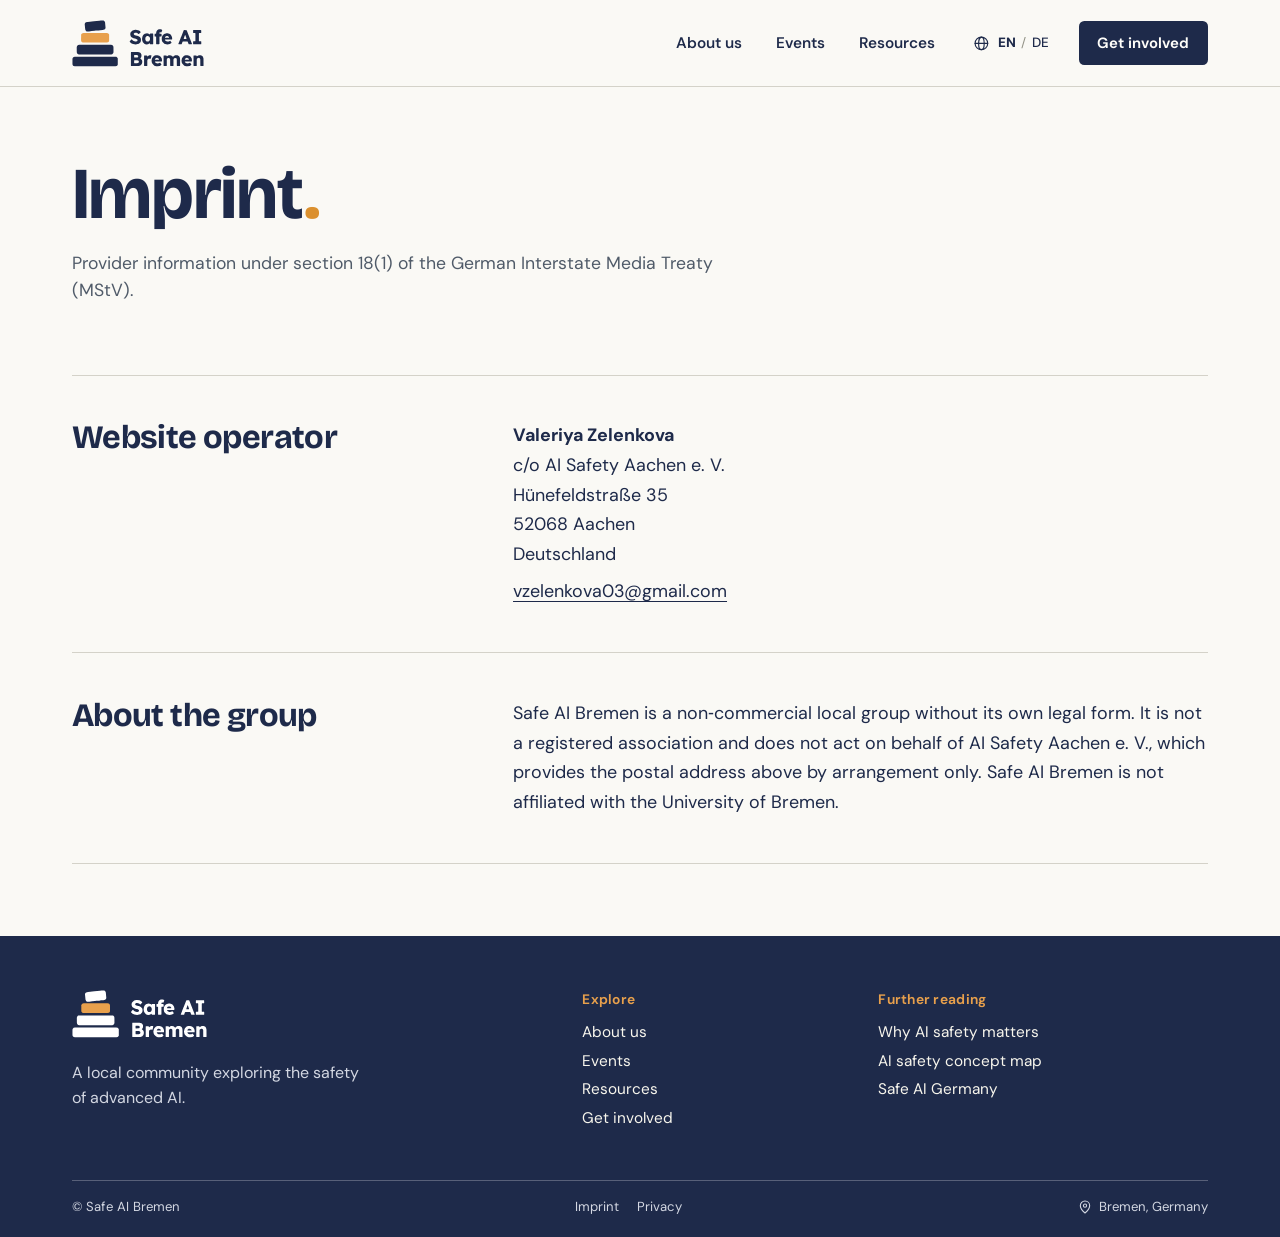
<file: imprint.html>
<!doctype html>
<html lang="en">
<head>
  <meta charset="utf-8">
  <meta name="viewport" content="width=device-width, initial-scale=1">
  <meta name="theme-color" content="#faf9f5">
  <title>Imprint | Safe AI Bremen</title>
  <meta name="description" content="Provider information under section 18(1) of the German Interstate Media Treaty (MStV).">
  <link rel="alternate" hreflang="en" href="imprint.html">
<link rel="alternate" hreflang="de" href="de/imprint.html">
  <link rel="icon" href="assets/favicon.svg" type="image/svg+xml">
  <link rel="stylesheet" href="assets/site.css">
  <script src="assets/navigation.js" defer></script>
</head>
<body>
    <a class="skip" href="#main">Skip to content</a>
    <header class="masthead" id="top"><div class="wrap header-row">
      <a class="brand" href="index.html" aria-label="Safe AI Bremen · Home">
        <img src="assets/logo-header.svg" width="291" height="103" alt="Safe AI Bremen">
      </a>
      <nav class="main-nav" aria-label="Main navigation"><a class="" href="about.html">About us</a><a class="" href="events.html">Events</a><a class="" href="resources.html">Resources</a></nav>
      <div class="header-actions">
        <nav class="languages" aria-label="Language"><svg class="icon" viewBox="0 0 24 24" fill="none" stroke="currentColor" stroke-width="1.65" stroke-linecap="round" stroke-linejoin="round" aria-hidden="true" focusable="false"><circle cx="12" cy="12" r="9"/><ellipse cx="12" cy="12" rx="4" ry="9"/><path d="M3 12h18"/></svg><a href="imprint.html" lang="en" hreflang="en" aria-label="English" aria-current="true">EN</a><span aria-hidden="true">/</span><a href="de/imprint.html" lang="de" hreflang="de" aria-label="Deutsch">DE</a></nav>
        <a class="button button-navy header-cta" href="get-involved.html">Get involved</a>
        <details class="mobile-menu">
          <summary aria-label="Menu"><span class="open-icon"><svg class="icon" viewBox="0 0 24 24" fill="none" stroke="currentColor" stroke-width="1.65" stroke-linecap="round" stroke-linejoin="round" aria-hidden="true" focusable="false"><path d="M3 6h18M3 12h18M3 18h18"/></svg></span><span class="close-icon"><svg class="icon" viewBox="0 0 24 24" fill="none" stroke="currentColor" stroke-width="1.65" stroke-linecap="round" stroke-linejoin="round" aria-hidden="true" focusable="false"><path d="m5 5 14 14M19 5 5 19"/></svg></span></summary>
          <nav aria-label="Main navigation"><a class="" href="about.html">About us</a><a class="" href="events.html">Events</a><a class="" href="resources.html">Resources</a><a class="button button-navy header-cta" href="get-involved.html">Get involved</a></nav>
        </details>
      </div>
    </div></header>
    <main id="main" class="inner-page">
      <header class="inner-hero wrap"><div>
        <h1>Imprint<span class="amber-dot">.</span></h1>
        <p class="inner-intro">Provider information under section 18(1) of the German Interstate Media Treaty (MStV).</p></div></header>
      <div class="editorial wrap"><section class="editorial-row"><h2>Website operator</h2><div><address class="operator-address"><strong>Valeriya Zelenkova</strong><br>c/o AI Safety Aachen e. V.<br>Hünefeldstraße 35<br>52068 Aachen<br>Deutschland<br><a href="mailto:vzelenkova03@gmail.com">vzelenkova03@gmail.com</a></address></div></section><section class="editorial-row"><h2>About the group</h2><div><p class="section-prose">Safe AI Bremen is a non‑commercial local group without its own legal form. It is not a registered association and does not act on behalf of AI Safety Aachen e. V., which provides the postal address above by arrangement only. Safe AI Bremen is not affiliated with the University of Bremen.</p></div></section></div>
    </main>
    <footer class="footer"><div class="wrap">
      <div class="footer-main"><div class="footer-brand">
        <a href="index.html" aria-label="Safe AI Bremen · Home"><img src="assets/logo-footer.svg" alt="Safe AI Bremen" width="291" height="103"></a>
        <p>A local community exploring the safety of advanced AI.</p></div>
        <nav aria-label="Footer navigation"><h2>Explore</h2><a class="" href="about.html">About us</a><a class="" href="events.html">Events</a><a class="" href="resources.html">Resources</a><a class="" href="get-involved.html">Get involved</a></nav>
        <div class="footer-links"><h2>Further reading</h2>
          <a href="https://safeaigermany.org/why-ai-safety/">Why AI safety matters</a>
          <a href="https://safeaigermany.org/concept-map/">AI safety concept map</a>
          <a href="https://safeaigermany.org/">Safe AI Germany</a></div>
      </div>
      <div class="footer-base"><span>© Safe AI Bremen</span>
        <div class="footer-legal"><a class="" href="imprint.html" aria-current="page">Imprint</a><a class="" href="privacy.html">Privacy</a></div>
        <span class="city"><svg class="icon" viewBox="0 0 24 24" fill="none" stroke="currentColor" stroke-width="1.65" stroke-linecap="round" stroke-linejoin="round" aria-hidden="true" focusable="false"><path d="M19 10c0 5-7 11-7 11S5 15 5 10a7 7 0 1 1 14 0Z"/><circle cx="12" cy="10" r="2.4"/></svg> Bremen, Germany</span></div>
    </div></footer>
</body>
</html>
</file>
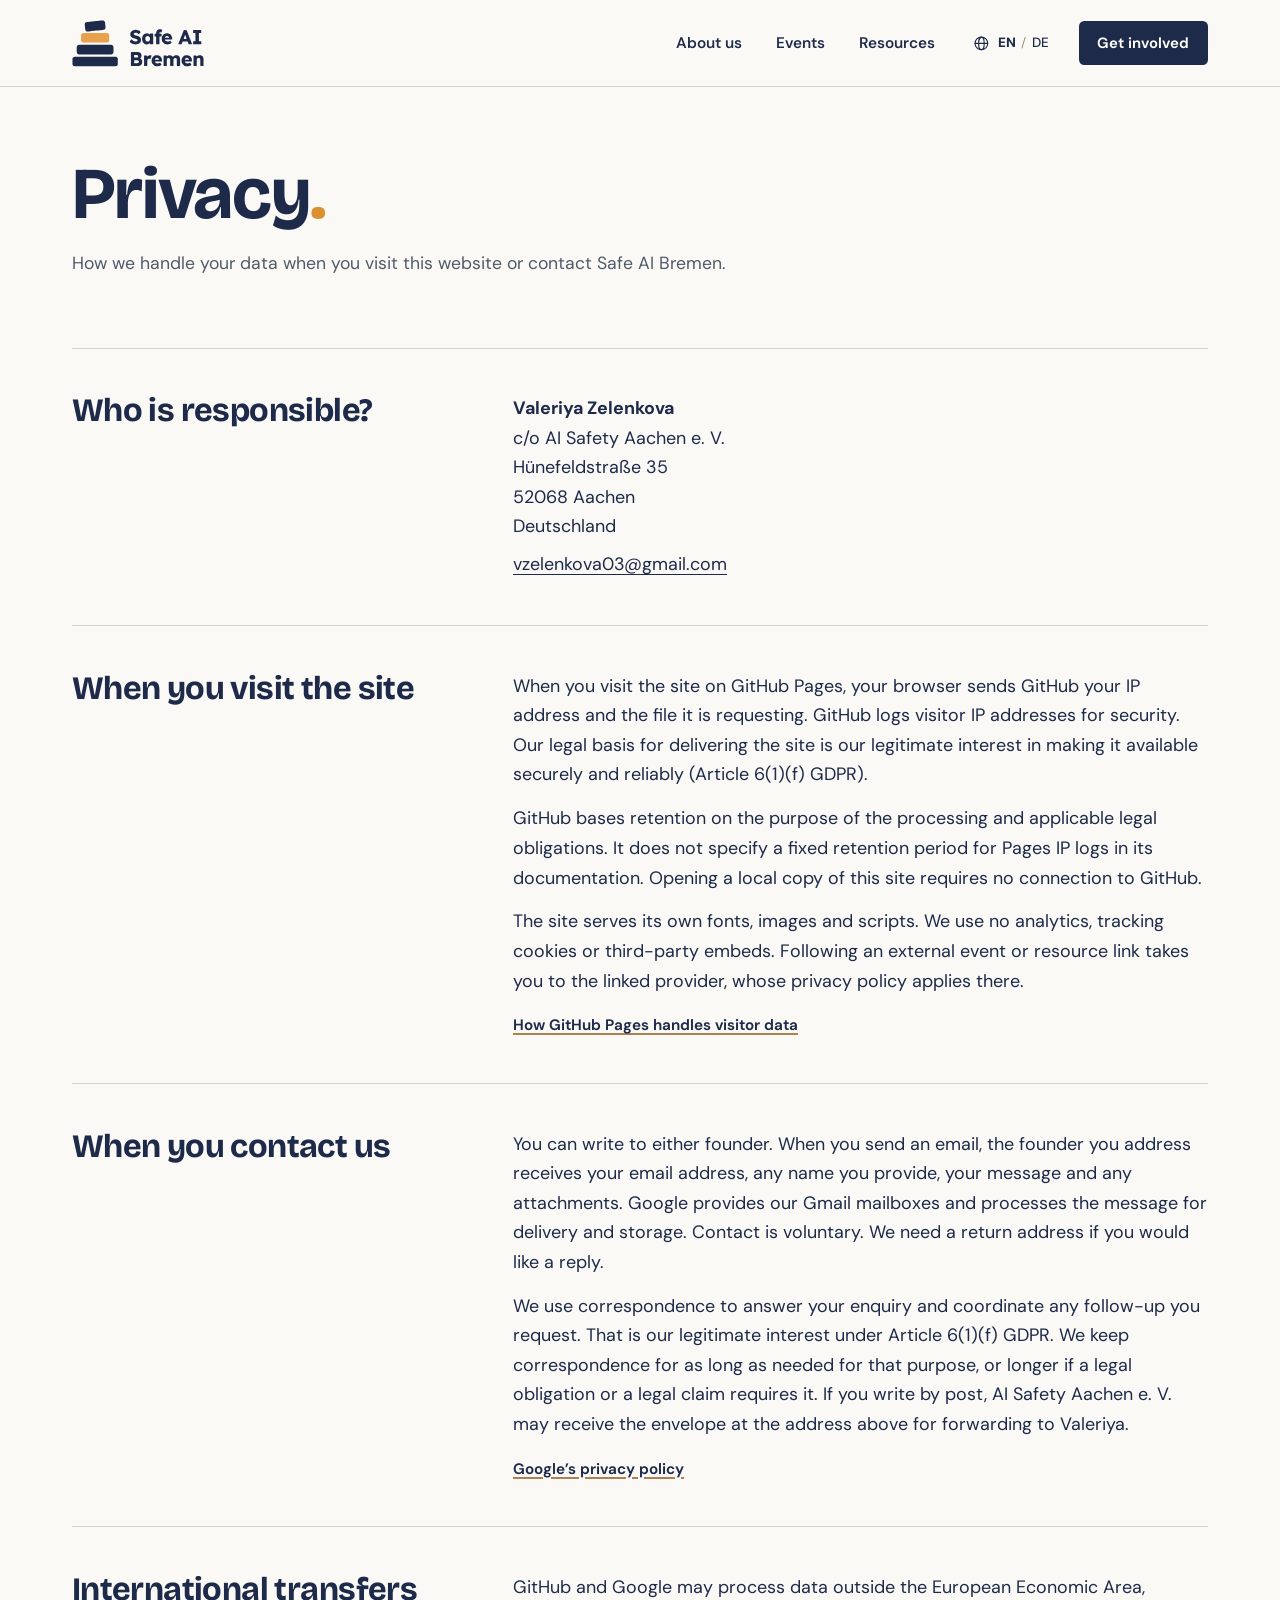
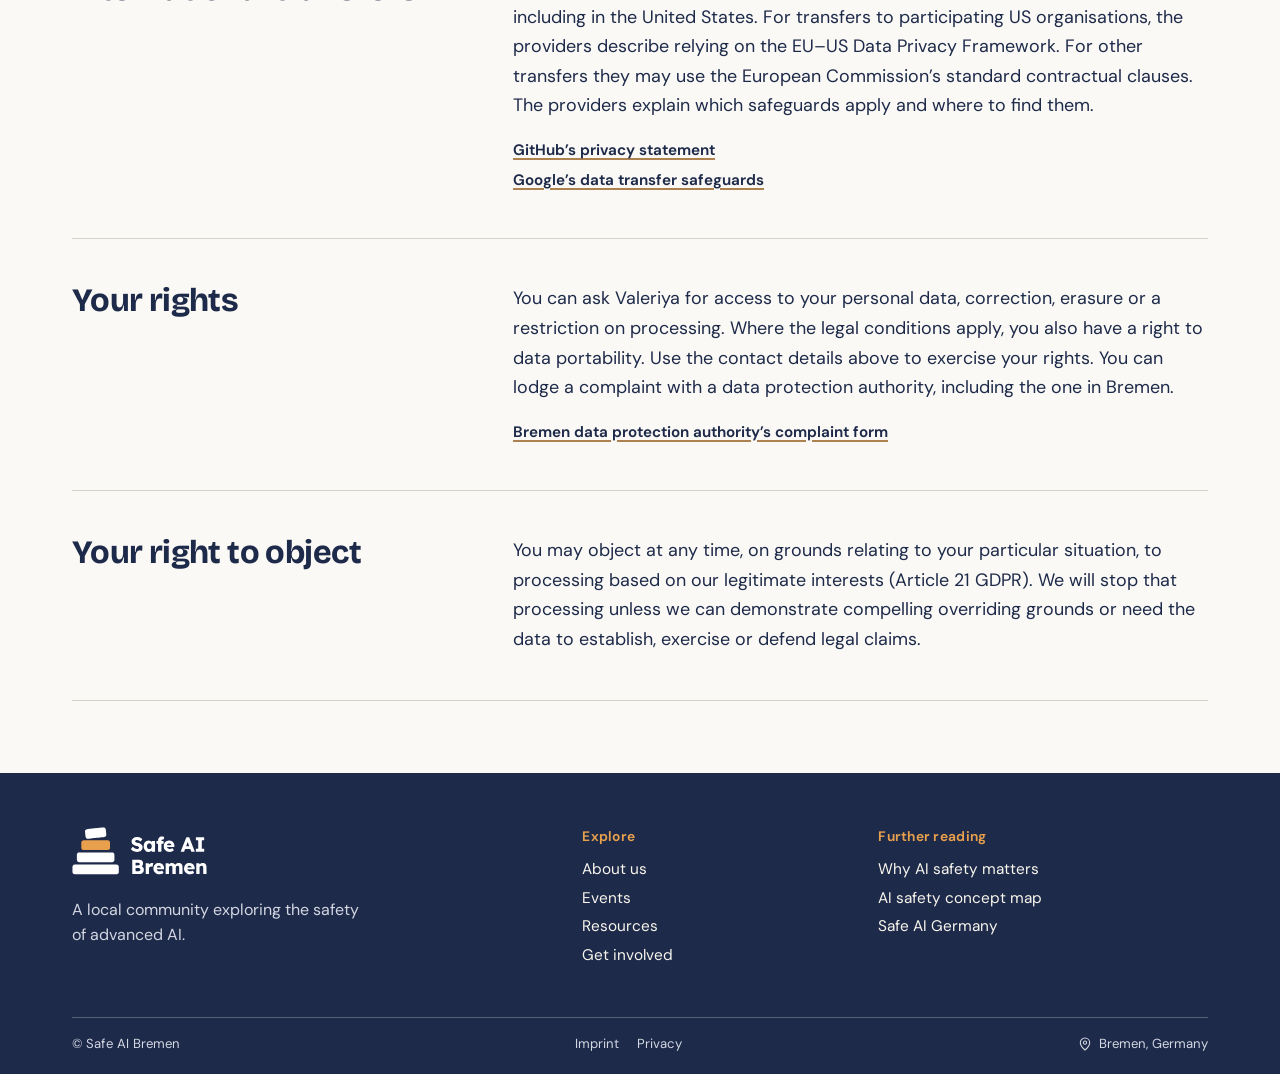
<file: privacy.html>
<!doctype html>
<html lang="en">
<head>
  <meta charset="utf-8">
  <meta name="viewport" content="width=device-width, initial-scale=1">
  <meta name="theme-color" content="#faf9f5">
  <title>Privacy | Safe AI Bremen</title>
  <meta name="description" content="How we handle your data when you visit this website or contact Safe AI Bremen.">
  <link rel="alternate" hreflang="en" href="privacy.html">
<link rel="alternate" hreflang="de" href="de/privacy.html">
  <link rel="icon" href="assets/favicon.svg" type="image/svg+xml">
  <link rel="stylesheet" href="assets/site.css">
  <script src="assets/navigation.js" defer></script>
</head>
<body>
    <a class="skip" href="#main">Skip to content</a>
    <header class="masthead" id="top"><div class="wrap header-row">
      <a class="brand" href="index.html" aria-label="Safe AI Bremen · Home">
        <img src="assets/logo-header.svg" width="291" height="103" alt="Safe AI Bremen">
      </a>
      <nav class="main-nav" aria-label="Main navigation"><a class="" href="about.html">About us</a><a class="" href="events.html">Events</a><a class="" href="resources.html">Resources</a></nav>
      <div class="header-actions">
        <nav class="languages" aria-label="Language"><svg class="icon" viewBox="0 0 24 24" fill="none" stroke="currentColor" stroke-width="1.65" stroke-linecap="round" stroke-linejoin="round" aria-hidden="true" focusable="false"><circle cx="12" cy="12" r="9"/><ellipse cx="12" cy="12" rx="4" ry="9"/><path d="M3 12h18"/></svg><a href="privacy.html" lang="en" hreflang="en" aria-label="English" aria-current="true">EN</a><span aria-hidden="true">/</span><a href="de/privacy.html" lang="de" hreflang="de" aria-label="Deutsch">DE</a></nav>
        <a class="button button-navy header-cta" href="get-involved.html">Get involved</a>
        <details class="mobile-menu">
          <summary aria-label="Menu"><span class="open-icon"><svg class="icon" viewBox="0 0 24 24" fill="none" stroke="currentColor" stroke-width="1.65" stroke-linecap="round" stroke-linejoin="round" aria-hidden="true" focusable="false"><path d="M3 6h18M3 12h18M3 18h18"/></svg></span><span class="close-icon"><svg class="icon" viewBox="0 0 24 24" fill="none" stroke="currentColor" stroke-width="1.65" stroke-linecap="round" stroke-linejoin="round" aria-hidden="true" focusable="false"><path d="m5 5 14 14M19 5 5 19"/></svg></span></summary>
          <nav aria-label="Main navigation"><a class="" href="about.html">About us</a><a class="" href="events.html">Events</a><a class="" href="resources.html">Resources</a><a class="button button-navy header-cta" href="get-involved.html">Get involved</a></nav>
        </details>
      </div>
    </div></header>
    <main id="main" class="inner-page">
      <header class="inner-hero wrap"><div>
        <h1>Privacy<span class="amber-dot">.</span></h1>
        <p class="inner-intro">How we handle your data when you visit this website or contact Safe AI Bremen.</p></div></header>
      <div class="editorial wrap"><section class="editorial-row"><h2>Who is responsible?</h2><div><address class="operator-address"><strong>Valeriya Zelenkova</strong><br>c/o AI Safety Aachen e. V.<br>Hünefeldstraße 35<br>52068 Aachen<br>Deutschland<br><a href="mailto:vzelenkova03@gmail.com">vzelenkova03@gmail.com</a></address></div></section><section class="editorial-row"><h2>When you visit the site</h2><div><p class="section-prose">When you visit the site on GitHub Pages, your browser sends GitHub your IP address and the file it is requesting. GitHub logs visitor IP addresses for security. Our legal basis for delivering the site is our legitimate interest in making it available securely and reliably (Article 6(1)(f) GDPR).</p><p class="section-prose">GitHub bases retention on the purpose of the processing and applicable legal obligations. It does not specify a fixed retention period for Pages IP logs in its documentation. Opening a local copy of this site requires no connection to GitHub.</p><p class="section-prose">The site serves its own fonts, images and scripts. We use no analytics, tracking cookies or third-party embeds. Following an external event or resource link takes you to the linked provider, whose privacy policy applies there.</p><ul class="source-links"><li><a class="text-link" href="https://docs.github.com/en/pages/getting-started-with-github-pages/what-is-github-pages#data-collection">How GitHub Pages handles visitor data</a></li></ul></div></section><section class="editorial-row"><h2>When you contact us</h2><div><p class="section-prose">You can write to either founder. When you send an email, the founder you address receives your email address, any name you provide, your message and any attachments. Google provides our Gmail mailboxes and processes the message for delivery and storage. Contact is voluntary. We need a return address if you would like a reply.</p><p class="section-prose">We use correspondence to answer your enquiry and coordinate any follow-up you request. That is our legitimate interest under Article 6(1)(f) GDPR. We keep correspondence for as long as needed for that purpose, or longer if a legal obligation or a legal claim requires it. If you write by post, AI Safety Aachen e. V. may receive the envelope at the address above for forwarding to Valeriya.</p><ul class="source-links"><li><a class="text-link" href="https://policies.google.com/privacy?hl=en">Google’s privacy policy</a></li></ul></div></section><section class="editorial-row"><h2>International transfers</h2><div><p class="section-prose">GitHub and Google may process data outside the European Economic Area, including in the United States. For transfers to participating US organisations, the providers describe relying on the EU–US Data Privacy Framework. For other transfers they may use the European Commission’s standard contractual clauses. The providers explain which safeguards apply and where to find them.</p><ul class="source-links"><li><a class="text-link" href="https://docs.github.com/en/site-policy/privacy-policies/github-general-privacy-statement#international-data-transfers">GitHub’s privacy statement</a></li><li><a class="text-link" href="https://policies.google.com/privacy/frameworks?hl=en">Google’s data transfer safeguards</a></li></ul></div></section><section class="editorial-row"><h2>Your rights</h2><div><p class="section-prose">You can ask Valeriya for access to your personal data, correction, erasure or a restriction on processing. Where the legal conditions apply, you also have a right to data portability. Use the contact details above to exercise your rights. You can lodge a complaint with a data protection authority, including the one in Bremen.</p><ul class="source-links"><li><a class="text-link" href="https://www.datenschutz.bremen.de/wir-ueber-uns/online-meldungen/beschwerdeformular-15253">Bremen data protection authority’s complaint form</a></li></ul></div></section><section class="editorial-row"><h2>Your right to object</h2><div><p class="section-prose">You may object at any time, on grounds relating to your particular situation, to processing based on our legitimate interests (Article 21 GDPR). We will stop that processing unless we can demonstrate compelling overriding grounds or need the data to establish, exercise or defend legal claims.</p></div></section></div>
    </main>
    <footer class="footer"><div class="wrap">
      <div class="footer-main"><div class="footer-brand">
        <a href="index.html" aria-label="Safe AI Bremen · Home"><img src="assets/logo-footer.svg" alt="Safe AI Bremen" width="291" height="103"></a>
        <p>A local community exploring the safety of advanced AI.</p></div>
        <nav aria-label="Footer navigation"><h2>Explore</h2><a class="" href="about.html">About us</a><a class="" href="events.html">Events</a><a class="" href="resources.html">Resources</a><a class="" href="get-involved.html">Get involved</a></nav>
        <div class="footer-links"><h2>Further reading</h2>
          <a href="https://safeaigermany.org/why-ai-safety/">Why AI safety matters</a>
          <a href="https://safeaigermany.org/concept-map/">AI safety concept map</a>
          <a href="https://safeaigermany.org/">Safe AI Germany</a></div>
      </div>
      <div class="footer-base"><span>© Safe AI Bremen</span>
        <div class="footer-legal"><a class="" href="imprint.html">Imprint</a><a class="" href="privacy.html" aria-current="page">Privacy</a></div>
        <span class="city"><svg class="icon" viewBox="0 0 24 24" fill="none" stroke="currentColor" stroke-width="1.65" stroke-linecap="round" stroke-linejoin="round" aria-hidden="true" focusable="false"><path d="M19 10c0 5-7 11-7 11S5 15 5 10a7 7 0 1 1 14 0Z"/><circle cx="12" cy="10" r="2.4"/></svg> Bremen, Germany</span></div>
    </div></footer>
</body>
</html>
</file>
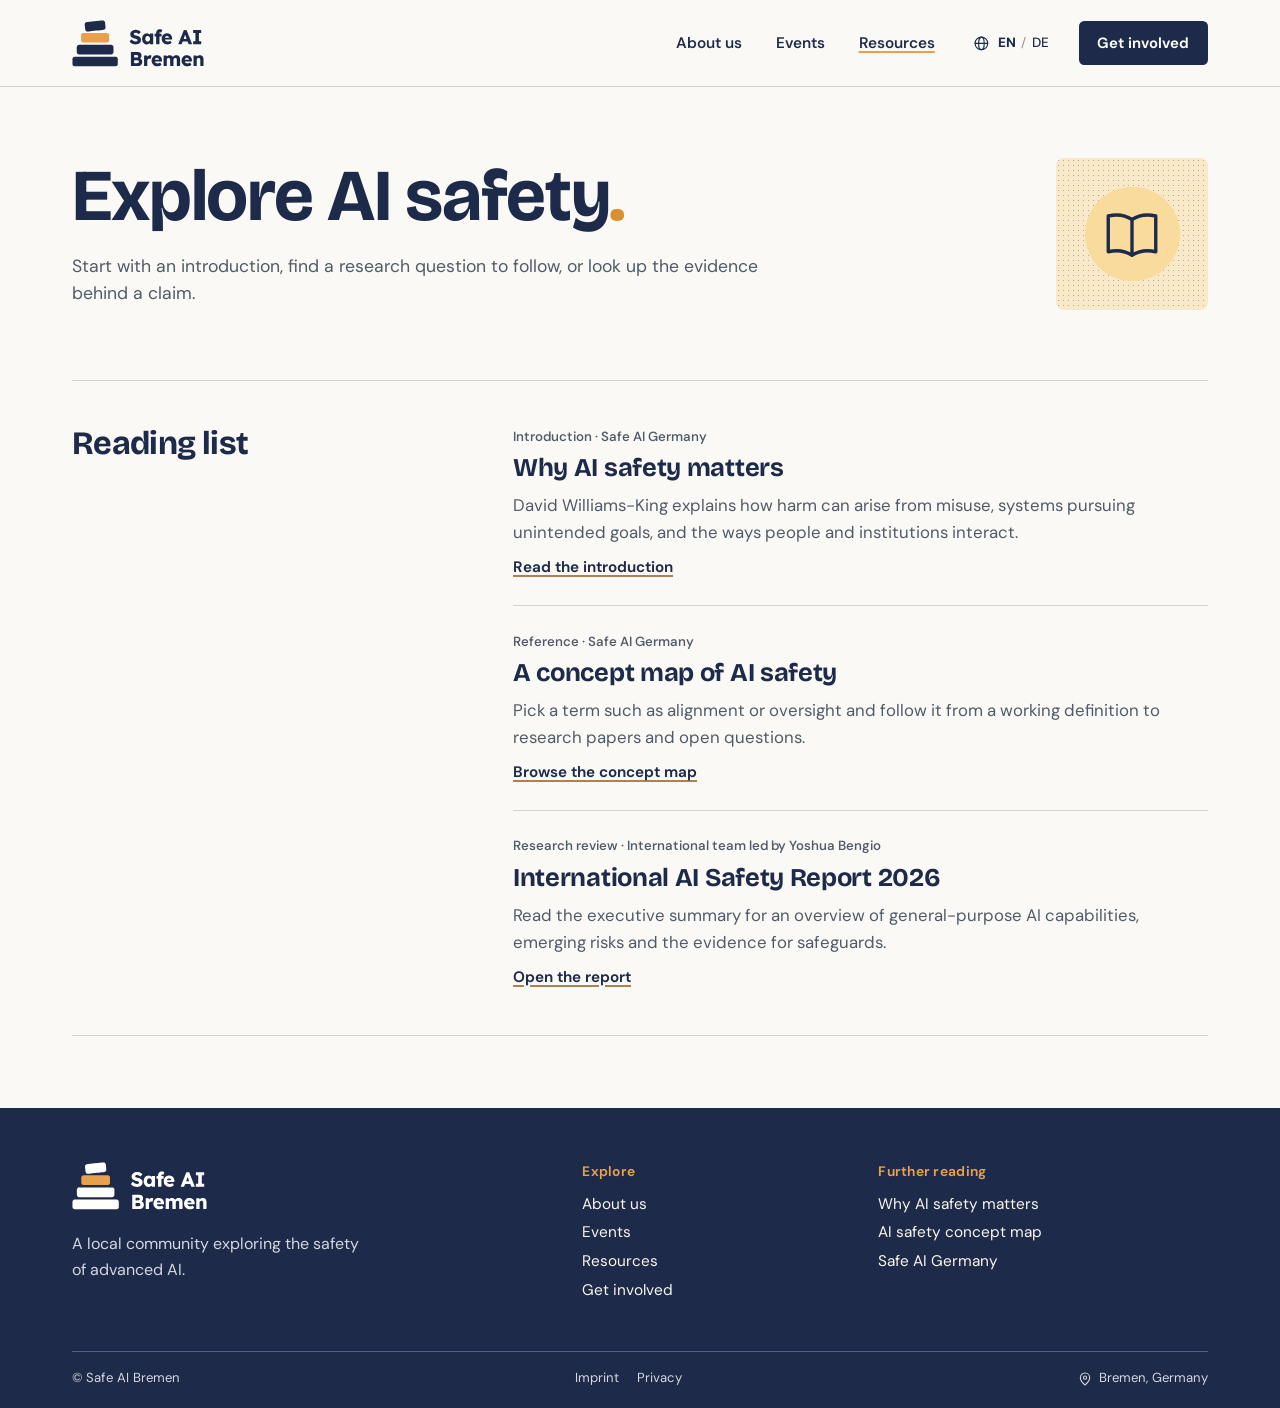
<file: resources.html>
<!doctype html>
<html lang="en">
<head>
  <meta charset="utf-8">
  <meta name="viewport" content="width=device-width, initial-scale=1">
  <meta name="theme-color" content="#faf9f5">
  <title>Resources | Safe AI Bremen</title>
  <meta name="description" content="Start with an introduction, find a research question to follow, or look up the evidence behind a claim.">
  <link rel="alternate" hreflang="en" href="resources.html">
<link rel="alternate" hreflang="de" href="de/resources.html">
  <link rel="icon" href="assets/favicon.svg" type="image/svg+xml">
  <link rel="stylesheet" href="assets/site.css">
  <script src="assets/navigation.js" defer></script>
</head>
<body>
    <a class="skip" href="#main">Skip to content</a>
    <header class="masthead" id="top"><div class="wrap header-row">
      <a class="brand" href="index.html" aria-label="Safe AI Bremen · Home">
        <img src="assets/logo-header.svg" width="291" height="103" alt="Safe AI Bremen">
      </a>
      <nav class="main-nav" aria-label="Main navigation"><a class="" href="about.html">About us</a><a class="" href="events.html">Events</a><a class="" href="resources.html" aria-current="page">Resources</a></nav>
      <div class="header-actions">
        <nav class="languages" aria-label="Language"><svg class="icon" viewBox="0 0 24 24" fill="none" stroke="currentColor" stroke-width="1.65" stroke-linecap="round" stroke-linejoin="round" aria-hidden="true" focusable="false"><circle cx="12" cy="12" r="9"/><ellipse cx="12" cy="12" rx="4" ry="9"/><path d="M3 12h18"/></svg><a href="resources.html" lang="en" hreflang="en" aria-label="English" aria-current="true">EN</a><span aria-hidden="true">/</span><a href="de/resources.html" lang="de" hreflang="de" aria-label="Deutsch">DE</a></nav>
        <a class="button button-navy header-cta" href="get-involved.html">Get involved</a>
        <details class="mobile-menu">
          <summary aria-label="Menu"><span class="open-icon"><svg class="icon" viewBox="0 0 24 24" fill="none" stroke="currentColor" stroke-width="1.65" stroke-linecap="round" stroke-linejoin="round" aria-hidden="true" focusable="false"><path d="M3 6h18M3 12h18M3 18h18"/></svg></span><span class="close-icon"><svg class="icon" viewBox="0 0 24 24" fill="none" stroke="currentColor" stroke-width="1.65" stroke-linecap="round" stroke-linejoin="round" aria-hidden="true" focusable="false"><path d="m5 5 14 14M19 5 5 19"/></svg></span></summary>
          <nav aria-label="Main navigation"><a class="" href="about.html">About us</a><a class="" href="events.html">Events</a><a class="" href="resources.html" aria-current="page">Resources</a><a class="button button-navy header-cta" href="get-involved.html">Get involved</a></nav>
        </details>
      </div>
    </div></header>
    <main id="main" class="inner-page">
      <header class="inner-hero wrap"><div>
        <h1>Explore AI safety<span class="amber-dot">.</span></h1>
        <p class="inner-intro">Start with an introduction, find a research question to follow, or look up the evidence behind a claim.</p></div><div class="topic-plate" aria-hidden="true"><svg class="icon" viewBox="0 0 24 24" fill="none" stroke="currentColor" stroke-width="1.65" stroke-linecap="round" stroke-linejoin="round" aria-hidden="true" focusable="false"><path d="M12 6.2C9.1 4.3 5.8 4 2.5 4.8v14.3c3.3-.8 6.6-.5 9.5 1.4 2.9-1.9 6.2-2.2 9.5-1.4V4.8C18.2 4 14.9 4.3 12 6.2zm0 0v14.3"/></svg></div></header>
      <div class="editorial wrap"><section class="editorial-row"><h2>Reading list</h2><div><div class="article-items"><article class="article-item"><p class="meta">Introduction · Safe AI Germany</p><h3>Why AI safety matters</h3><p>David Williams-King explains how harm can arise from misuse, systems pursuing unintended goals, and the ways people and institutions interact.</p><a class="text-link" href="https://safeaigermany.org/why-ai-safety/">Read the introduction</a></article><article class="article-item"><p class="meta">Reference · Safe AI Germany</p><h3>A concept map of AI safety</h3><p>Pick a term such as alignment or oversight and follow it from a working definition to research papers and open questions.</p><a class="text-link" href="https://safeaigermany.org/concept-map/">Browse the concept map</a></article><article class="article-item"><p class="meta">Research review · International team led by Yoshua Bengio</p><h3>International AI Safety Report 2026</h3><p>Read the executive summary for an overview of general-purpose AI capabilities, emerging risks and the evidence for safeguards.</p><a class="text-link" href="https://internationalaisafetyreport.org/publication/international-ai-safety-report-2026">Open the report</a></article></div></div></section></div>
    </main>
    <footer class="footer"><div class="wrap">
      <div class="footer-main"><div class="footer-brand">
        <a href="index.html" aria-label="Safe AI Bremen · Home"><img src="assets/logo-footer.svg" alt="Safe AI Bremen" width="291" height="103"></a>
        <p>A local community exploring the safety of advanced AI.</p></div>
        <nav aria-label="Footer navigation"><h2>Explore</h2><a class="" href="about.html">About us</a><a class="" href="events.html">Events</a><a class="" href="resources.html" aria-current="page">Resources</a><a class="" href="get-involved.html">Get involved</a></nav>
        <div class="footer-links"><h2>Further reading</h2>
          <a href="https://safeaigermany.org/why-ai-safety/">Why AI safety matters</a>
          <a href="https://safeaigermany.org/concept-map/">AI safety concept map</a>
          <a href="https://safeaigermany.org/">Safe AI Germany</a></div>
      </div>
      <div class="footer-base"><span>© Safe AI Bremen</span>
        <div class="footer-legal"><a class="" href="imprint.html">Imprint</a><a class="" href="privacy.html">Privacy</a></div>
        <span class="city"><svg class="icon" viewBox="0 0 24 24" fill="none" stroke="currentColor" stroke-width="1.65" stroke-linecap="round" stroke-linejoin="round" aria-hidden="true" focusable="false"><path d="M19 10c0 5-7 11-7 11S5 15 5 10a7 7 0 1 1 14 0Z"/><circle cx="12" cy="10" r="2.4"/></svg> Bremen, Germany</span></div>
    </div></footer>
</body>
</html>
</file>
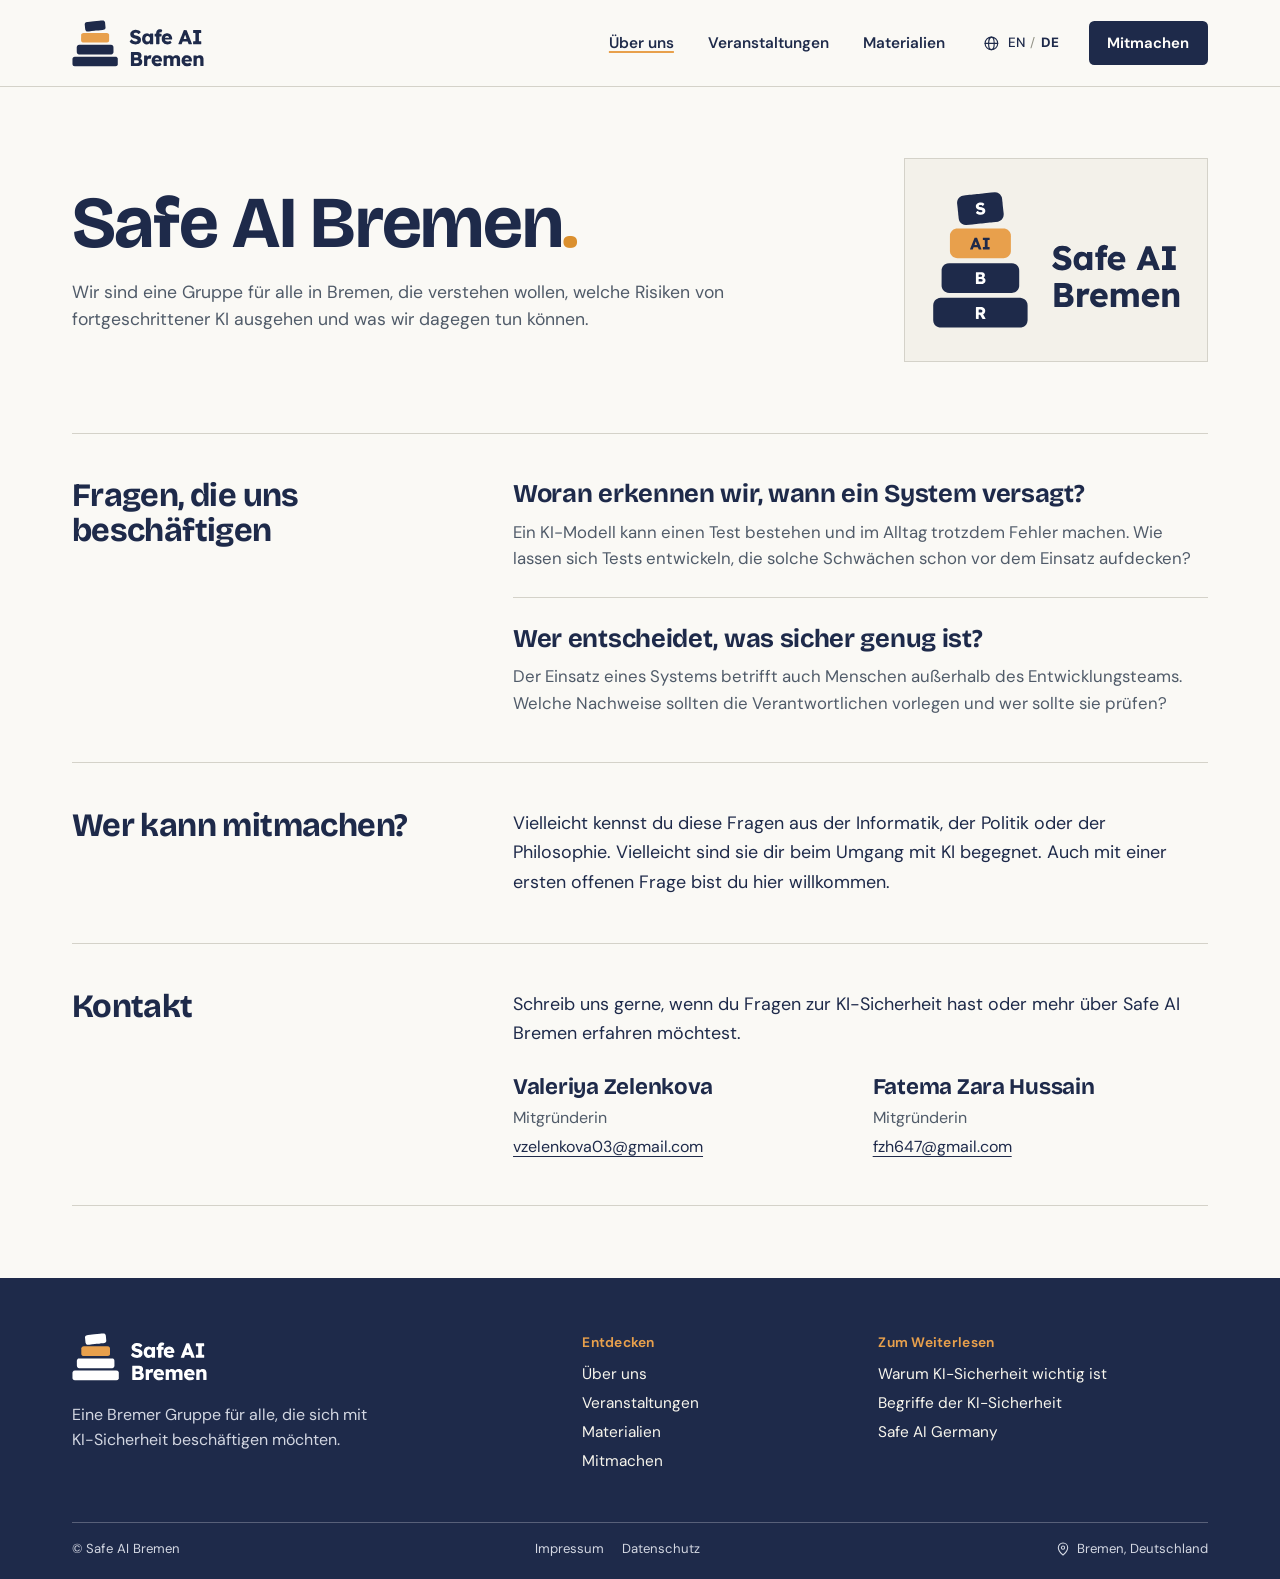
<file: de/about.html>
<!doctype html>
<html lang="de">
<head>
  <meta charset="utf-8">
  <meta name="viewport" content="width=device-width, initial-scale=1">
  <meta name="theme-color" content="#faf9f5">
  <title>Über uns | Safe AI Bremen</title>
  <meta name="description" content="Wir sind eine Gruppe für alle in Bremen, die verstehen wollen, welche Risiken von fortgeschrittener KI ausgehen und was wir dagegen tun können.">
  <link rel="alternate" hreflang="en" href="../about.html">
<link rel="alternate" hreflang="de" href="about.html">
  <link rel="icon" href="../assets/favicon.svg" type="image/svg+xml">
  <link rel="stylesheet" href="../assets/site.css">
  <script src="../assets/navigation.js" defer></script>
</head>
<body>
    <a class="skip" href="#main">Zum Inhalt</a>
    <header class="masthead" id="top"><div class="wrap header-row">
      <a class="brand" href="index.html" aria-label="Safe AI Bremen · Startseite">
        <img src="../assets/logo-header.svg" width="291" height="103" alt="Safe AI Bremen">
      </a>
      <nav class="main-nav" aria-label="Hauptnavigation"><a class="" href="about.html" aria-current="page">Über uns</a><a class="" href="events.html">Veranstaltungen</a><a class="" href="resources.html">Materialien</a></nav>
      <div class="header-actions">
        <nav class="languages" aria-label="Sprache"><svg class="icon" viewBox="0 0 24 24" fill="none" stroke="currentColor" stroke-width="1.65" stroke-linecap="round" stroke-linejoin="round" aria-hidden="true" focusable="false"><circle cx="12" cy="12" r="9"/><ellipse cx="12" cy="12" rx="4" ry="9"/><path d="M3 12h18"/></svg><a href="../about.html" lang="en" hreflang="en" aria-label="English">EN</a><span aria-hidden="true">/</span><a href="about.html" lang="de" hreflang="de" aria-label="Deutsch" aria-current="true">DE</a></nav>
        <a class="button button-navy header-cta" href="get-involved.html">Mitmachen</a>
        <details class="mobile-menu">
          <summary aria-label="Menü"><span class="open-icon"><svg class="icon" viewBox="0 0 24 24" fill="none" stroke="currentColor" stroke-width="1.65" stroke-linecap="round" stroke-linejoin="round" aria-hidden="true" focusable="false"><path d="M3 6h18M3 12h18M3 18h18"/></svg></span><span class="close-icon"><svg class="icon" viewBox="0 0 24 24" fill="none" stroke="currentColor" stroke-width="1.65" stroke-linecap="round" stroke-linejoin="round" aria-hidden="true" focusable="false"><path d="m5 5 14 14M19 5 5 19"/></svg></span></summary>
          <nav aria-label="Hauptnavigation"><a class="" href="about.html" aria-current="page">Über uns</a><a class="" href="events.html">Veranstaltungen</a><a class="" href="resources.html">Materialien</a><a class="button button-navy header-cta" href="get-involved.html">Mitmachen</a></nav>
        </details>
      </div>
    </div></header>
    <main id="main" class="inner-page">
      <header class="inner-hero wrap"><div>
        <h1>Safe AI Bremen<span class="amber-dot">.</span></h1>
        <p class="inner-intro">Wir sind eine Gruppe für alle in Bremen, die verstehen wollen, welche Risiken von fortgeschrittener KI ausgehen und was wir dagegen tun können.</p></div><div class="brand-plate"><img src="../assets/logo-primary.svg" alt="Safe AI Bremen" width="628" height="343"></div></header>
      <div class="editorial wrap"><section class="editorial-row"><h2>Fragen, die uns beschäftigen</h2><div><div class="article-items"><article class="article-item"><h3>Woran erkennen wir, wann ein System versagt?</h3><p>Ein KI-Modell kann einen Test bestehen und im Alltag trotzdem Fehler machen. Wie lassen sich Tests entwickeln, die solche Schwächen schon vor dem Einsatz aufdecken?</p></article><article class="article-item"><h3>Wer entscheidet, was sicher genug ist?</h3><p>Der Einsatz eines Systems betrifft auch Menschen außerhalb des Entwicklungsteams. Welche Nachweise sollten die Verantwortlichen vorlegen und wer sollte sie prüfen?</p></article></div></div></section><section class="editorial-row"><h2>Wer kann mitmachen?</h2><div><p class="section-prose">Vielleicht kennst du diese Fragen aus der Informatik, der Politik oder der Philosophie. Vielleicht sind sie dir beim Umgang mit KI begegnet. Auch mit einer ersten offenen Frage bist du hier willkommen.</p></div></section>
      <section id="contact" class="editorial-row" aria-labelledby="contact-title">
        <h2 id="contact-title">Kontakt</h2>
        <div><p class="section-prose">Schreib uns gerne, wenn du Fragen zur KI-Sicherheit hast oder mehr über Safe AI Bremen erfahren möchtest.</p>
          <ul class="founder-list"><li><h3>Valeriya Zelenkova</h3><p>Mitgründerin</p><a href="mailto:vzelenkova03@gmail.com">vzelenkova03@gmail.com</a></li><li><h3>Fatema Zara Hussain</h3><p>Mitgründerin</p><a href="mailto:fzh647@gmail.com">fzh647@gmail.com</a></li></ul></div>
      </section></div>
    </main>
    <footer class="footer"><div class="wrap">
      <div class="footer-main"><div class="footer-brand">
        <a href="index.html" aria-label="Safe AI Bremen · Startseite"><img src="../assets/logo-footer.svg" alt="Safe AI Bremen" width="291" height="103"></a>
        <p>Eine Bremer Gruppe für alle, die sich mit KI-Sicherheit beschäftigen möchten.</p></div>
        <nav aria-label="Navigation im Fußbereich"><h2>Entdecken</h2><a class="" href="about.html" aria-current="page">Über uns</a><a class="" href="events.html">Veranstaltungen</a><a class="" href="resources.html">Materialien</a><a class="" href="get-involved.html">Mitmachen</a></nav>
        <div class="footer-links"><h2>Zum Weiterlesen</h2>
          <a href="https://safeaigermany.org/de/why-ai-safety/">Warum KI-Sicherheit wichtig ist</a>
          <a href="https://safeaigermany.org/de/concept-map/">Begriffe der KI-Sicherheit</a>
          <a href="https://safeaigermany.org/de/">Safe AI Germany</a></div>
      </div>
      <div class="footer-base"><span>© Safe AI Bremen</span>
        <div class="footer-legal"><a class="" href="imprint.html">Impressum</a><a class="" href="privacy.html">Datenschutz</a></div>
        <span class="city"><svg class="icon" viewBox="0 0 24 24" fill="none" stroke="currentColor" stroke-width="1.65" stroke-linecap="round" stroke-linejoin="round" aria-hidden="true" focusable="false"><path d="M19 10c0 5-7 11-7 11S5 15 5 10a7 7 0 1 1 14 0Z"/><circle cx="12" cy="10" r="2.4"/></svg> Bremen, Deutschland</span></div>
    </div></footer>
</body>
</html>
</file>
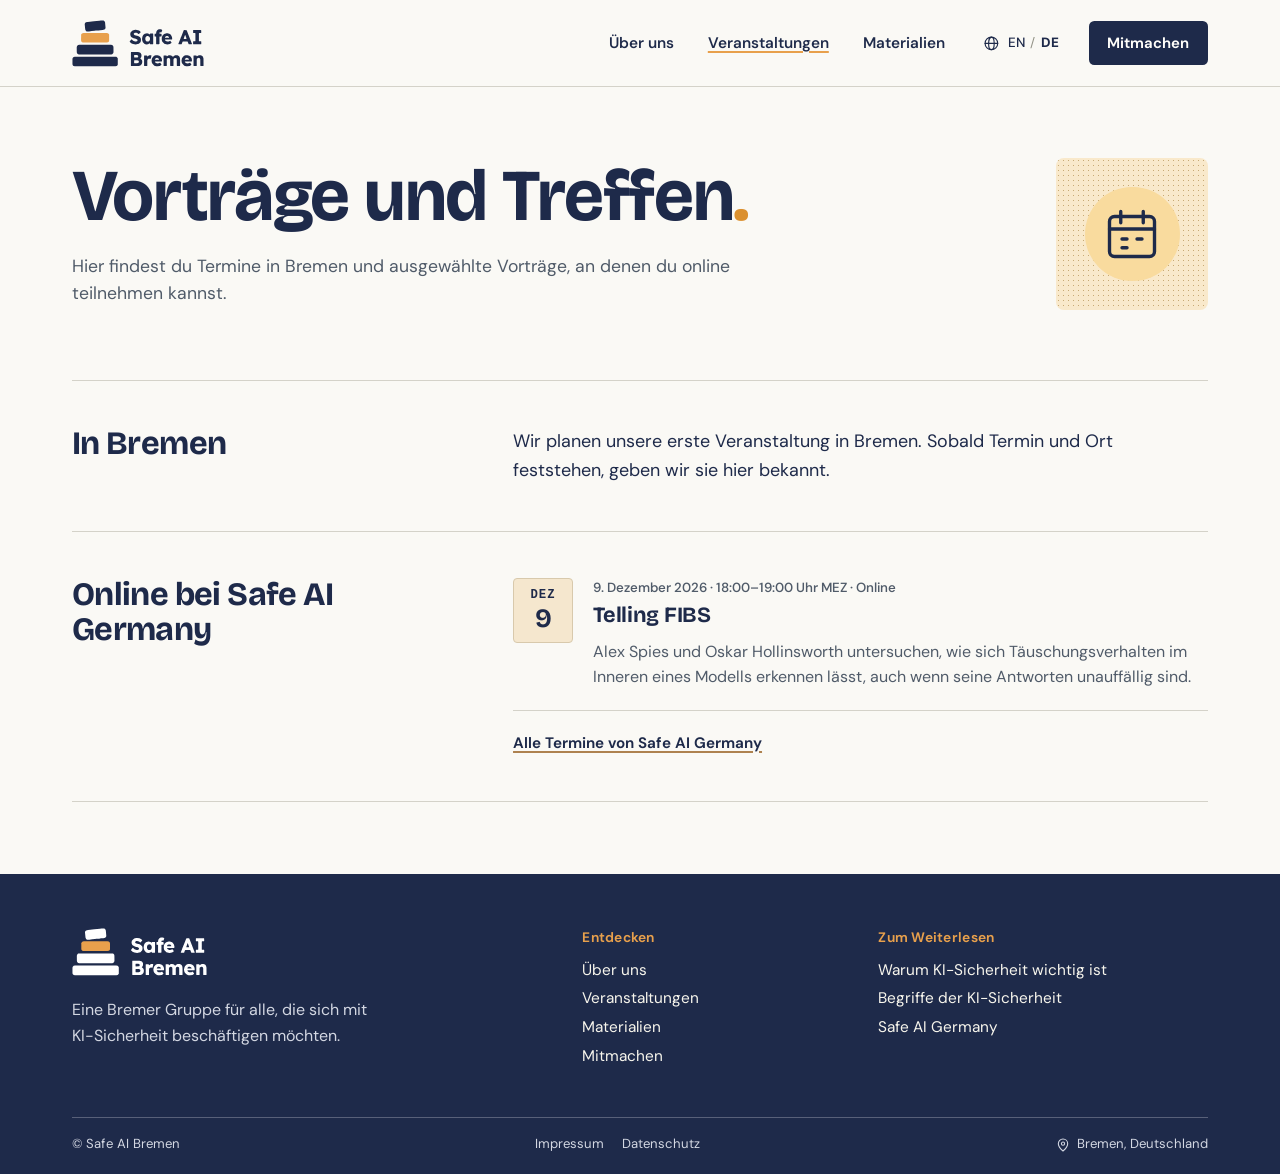
<file: de/events.html>
<!doctype html>
<html lang="de">
<head>
  <meta charset="utf-8">
  <meta name="viewport" content="width=device-width, initial-scale=1">
  <meta name="theme-color" content="#faf9f5">
  <title>Veranstaltungen | Safe AI Bremen</title>
  <meta name="description" content="Hier findest du Termine in Bremen und ausgewählte Vorträge, an denen du online teilnehmen kannst.">
  <link rel="alternate" hreflang="en" href="../events.html">
<link rel="alternate" hreflang="de" href="events.html">
  <link rel="icon" href="../assets/favicon.svg" type="image/svg+xml">
  <link rel="stylesheet" href="../assets/site.css">
  <script src="../assets/navigation.js" defer></script>
</head>
<body>
    <a class="skip" href="#main">Zum Inhalt</a>
    <header class="masthead" id="top"><div class="wrap header-row">
      <a class="brand" href="index.html" aria-label="Safe AI Bremen · Startseite">
        <img src="../assets/logo-header.svg" width="291" height="103" alt="Safe AI Bremen">
      </a>
      <nav class="main-nav" aria-label="Hauptnavigation"><a class="" href="about.html">Über uns</a><a class="" href="events.html" aria-current="page">Veranstaltungen</a><a class="" href="resources.html">Materialien</a></nav>
      <div class="header-actions">
        <nav class="languages" aria-label="Sprache"><svg class="icon" viewBox="0 0 24 24" fill="none" stroke="currentColor" stroke-width="1.65" stroke-linecap="round" stroke-linejoin="round" aria-hidden="true" focusable="false"><circle cx="12" cy="12" r="9"/><ellipse cx="12" cy="12" rx="4" ry="9"/><path d="M3 12h18"/></svg><a href="../events.html" lang="en" hreflang="en" aria-label="English">EN</a><span aria-hidden="true">/</span><a href="events.html" lang="de" hreflang="de" aria-label="Deutsch" aria-current="true">DE</a></nav>
        <a class="button button-navy header-cta" href="get-involved.html">Mitmachen</a>
        <details class="mobile-menu">
          <summary aria-label="Menü"><span class="open-icon"><svg class="icon" viewBox="0 0 24 24" fill="none" stroke="currentColor" stroke-width="1.65" stroke-linecap="round" stroke-linejoin="round" aria-hidden="true" focusable="false"><path d="M3 6h18M3 12h18M3 18h18"/></svg></span><span class="close-icon"><svg class="icon" viewBox="0 0 24 24" fill="none" stroke="currentColor" stroke-width="1.65" stroke-linecap="round" stroke-linejoin="round" aria-hidden="true" focusable="false"><path d="m5 5 14 14M19 5 5 19"/></svg></span></summary>
          <nav aria-label="Hauptnavigation"><a class="" href="about.html">Über uns</a><a class="" href="events.html" aria-current="page">Veranstaltungen</a><a class="" href="resources.html">Materialien</a><a class="button button-navy header-cta" href="get-involved.html">Mitmachen</a></nav>
        </details>
      </div>
    </div></header>
    <main id="main" class="inner-page">
      <header class="inner-hero wrap"><div>
        <h1>Vorträge und Treffen<span class="amber-dot">.</span></h1>
        <p class="inner-intro">Hier findest du Termine in Bremen und ausgewählte Vorträge, an denen du online teilnehmen kannst.</p></div><div class="topic-plate" aria-hidden="true"><svg class="icon" viewBox="0 0 24 24" fill="none" stroke="currentColor" stroke-width="1.65" stroke-linecap="round" stroke-linejoin="round" aria-hidden="true" focusable="false"><rect x="3" y="5" width="18" height="16" rx="2"/><path d="M7.5 3v4.5M16.5 3v4.5M3 10h18m-13 4h2m4 0h2m-8 3.5h2"/></svg></div></header>
      <div class="editorial wrap"><section class="editorial-row"><h2>In Bremen</h2><div><p class="section-prose">Wir planen unsere erste Veranstaltung in Bremen. Sobald Termin und Ort feststehen, geben wir sie hier bekannt.</p></div></section><section class="editorial-row"><h2>Online bei Safe AI Germany</h2><div><ul class="event-list">
          <li><article class="event-row">
            <time class="date-tile" datetime="2026-12-09"><span>Dez</span><strong>9</strong></time>
            <div class="event-copy"><p class="meta">9. Dezember 2026 · 18:00–19:00 Uhr MEZ · Online</p>
              <h3><a href="https://luma.com/yapvsthe">Telling FIBS</a></h3><p>Alex Spies und Oskar Hollinsworth untersuchen, wie sich Täuschungsverhalten im Inneren eines Modells erkennen lässt, auch wenn seine Antworten unauffällig sind.</p></div>
          </article></li></ul><a class="text-link extra-link" href="https://safeaigermany.org/de/events/">Alle Termine von Safe AI Germany</a></div></section></div>
    </main>
    <footer class="footer"><div class="wrap">
      <div class="footer-main"><div class="footer-brand">
        <a href="index.html" aria-label="Safe AI Bremen · Startseite"><img src="../assets/logo-footer.svg" alt="Safe AI Bremen" width="291" height="103"></a>
        <p>Eine Bremer Gruppe für alle, die sich mit KI-Sicherheit beschäftigen möchten.</p></div>
        <nav aria-label="Navigation im Fußbereich"><h2>Entdecken</h2><a class="" href="about.html">Über uns</a><a class="" href="events.html" aria-current="page">Veranstaltungen</a><a class="" href="resources.html">Materialien</a><a class="" href="get-involved.html">Mitmachen</a></nav>
        <div class="footer-links"><h2>Zum Weiterlesen</h2>
          <a href="https://safeaigermany.org/de/why-ai-safety/">Warum KI-Sicherheit wichtig ist</a>
          <a href="https://safeaigermany.org/de/concept-map/">Begriffe der KI-Sicherheit</a>
          <a href="https://safeaigermany.org/de/">Safe AI Germany</a></div>
      </div>
      <div class="footer-base"><span>© Safe AI Bremen</span>
        <div class="footer-legal"><a class="" href="imprint.html">Impressum</a><a class="" href="privacy.html">Datenschutz</a></div>
        <span class="city"><svg class="icon" viewBox="0 0 24 24" fill="none" stroke="currentColor" stroke-width="1.65" stroke-linecap="round" stroke-linejoin="round" aria-hidden="true" focusable="false"><path d="M19 10c0 5-7 11-7 11S5 15 5 10a7 7 0 1 1 14 0Z"/><circle cx="12" cy="10" r="2.4"/></svg> Bremen, Deutschland</span></div>
    </div></footer>
</body>
</html>
</file>
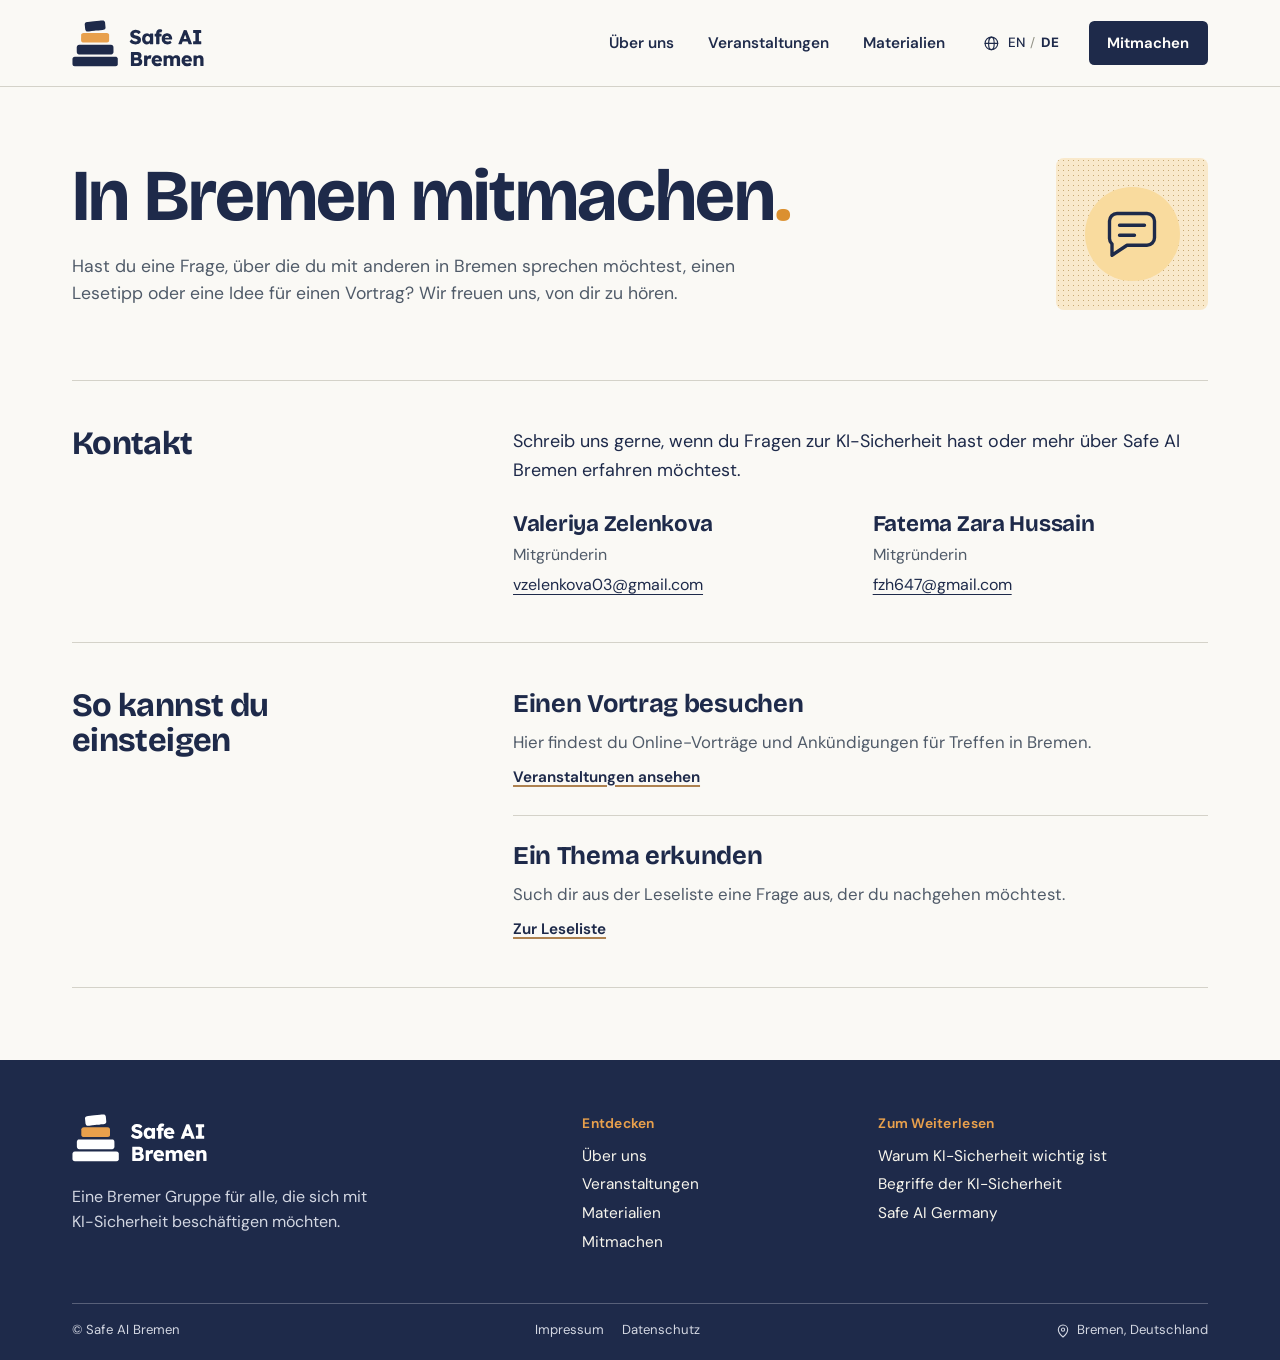
<file: de/get-involved.html>
<!doctype html>
<html lang="de">
<head>
  <meta charset="utf-8">
  <meta name="viewport" content="width=device-width, initial-scale=1">
  <meta name="theme-color" content="#faf9f5">
  <title>Mitmachen | Safe AI Bremen</title>
  <meta name="description" content="Hast du eine Frage, über die du mit anderen in Bremen sprechen möchtest, einen Lesetipp oder eine Idee für einen Vortrag? Wir freuen uns, von dir zu hören.">
  <link rel="alternate" hreflang="en" href="../get-involved.html">
<link rel="alternate" hreflang="de" href="get-involved.html">
  <link rel="icon" href="../assets/favicon.svg" type="image/svg+xml">
  <link rel="stylesheet" href="../assets/site.css">
  <script src="../assets/navigation.js" defer></script>
</head>
<body>
    <a class="skip" href="#main">Zum Inhalt</a>
    <header class="masthead" id="top"><div class="wrap header-row">
      <a class="brand" href="index.html" aria-label="Safe AI Bremen · Startseite">
        <img src="../assets/logo-header.svg" width="291" height="103" alt="Safe AI Bremen">
      </a>
      <nav class="main-nav" aria-label="Hauptnavigation"><a class="" href="about.html">Über uns</a><a class="" href="events.html">Veranstaltungen</a><a class="" href="resources.html">Materialien</a></nav>
      <div class="header-actions">
        <nav class="languages" aria-label="Sprache"><svg class="icon" viewBox="0 0 24 24" fill="none" stroke="currentColor" stroke-width="1.65" stroke-linecap="round" stroke-linejoin="round" aria-hidden="true" focusable="false"><circle cx="12" cy="12" r="9"/><ellipse cx="12" cy="12" rx="4" ry="9"/><path d="M3 12h18"/></svg><a href="../get-involved.html" lang="en" hreflang="en" aria-label="English">EN</a><span aria-hidden="true">/</span><a href="get-involved.html" lang="de" hreflang="de" aria-label="Deutsch" aria-current="true">DE</a></nav>
        <a class="button button-navy header-cta" href="get-involved.html" aria-current="page">Mitmachen</a>
        <details class="mobile-menu">
          <summary aria-label="Menü"><span class="open-icon"><svg class="icon" viewBox="0 0 24 24" fill="none" stroke="currentColor" stroke-width="1.65" stroke-linecap="round" stroke-linejoin="round" aria-hidden="true" focusable="false"><path d="M3 6h18M3 12h18M3 18h18"/></svg></span><span class="close-icon"><svg class="icon" viewBox="0 0 24 24" fill="none" stroke="currentColor" stroke-width="1.65" stroke-linecap="round" stroke-linejoin="round" aria-hidden="true" focusable="false"><path d="m5 5 14 14M19 5 5 19"/></svg></span></summary>
          <nav aria-label="Hauptnavigation"><a class="" href="about.html">Über uns</a><a class="" href="events.html">Veranstaltungen</a><a class="" href="resources.html">Materialien</a><a class="button button-navy header-cta" href="get-involved.html" aria-current="page">Mitmachen</a></nav>
        </details>
      </div>
    </div></header>
    <main id="main" class="inner-page">
      <header class="inner-hero wrap"><div>
        <h1>In Bremen mitmachen<span class="amber-dot">.</span></h1>
        <p class="inner-intro">Hast du eine Frage, über die du mit anderen in Bremen sprechen möchtest, einen Lesetipp oder eine Idee für einen Vortrag? Wir freuen uns, von dir zu hören.</p></div><div class="topic-plate" aria-hidden="true"><svg class="icon" viewBox="0 0 24 24" fill="none" stroke="currentColor" stroke-width="1.65" stroke-linecap="round" stroke-linejoin="round" aria-hidden="true" focusable="false"><path d="M21 13.5a3 3 0 0 1-3 3h-8l-6 4v-4.5a3 3 0 0 1-1-2.2v-7a3 3 0 0 1 3-3h12a3 3 0 0 1 3 3z"/><path d="M7 8.5h10m-10 4h6"/></svg></div></header>
      <div class="editorial wrap">
      <section id="contact" class="editorial-row" aria-labelledby="contact-title">
        <h2 id="contact-title">Kontakt</h2>
        <div><p class="section-prose">Schreib uns gerne, wenn du Fragen zur KI-Sicherheit hast oder mehr über Safe AI Bremen erfahren möchtest.</p>
          <ul class="founder-list"><li><h3>Valeriya Zelenkova</h3><p>Mitgründerin</p><a href="mailto:vzelenkova03@gmail.com">vzelenkova03@gmail.com</a></li><li><h3>Fatema Zara Hussain</h3><p>Mitgründerin</p><a href="mailto:fzh647@gmail.com">fzh647@gmail.com</a></li></ul></div>
      </section><section class="editorial-row"><h2>So kannst du einsteigen</h2><div><div class="article-items"><article class="article-item"><h3>Einen Vortrag besuchen</h3><p>Hier findest du Online-Vorträge und Ankündigungen für Treffen in Bremen.</p><a class="text-link" href="events.html">Veranstaltungen ansehen</a></article><article class="article-item"><h3>Ein Thema erkunden</h3><p>Such dir aus der Leseliste eine Frage aus, der du nachgehen möchtest.</p><a class="text-link" href="resources.html">Zur Leseliste</a></article></div></div></section></div>
    </main>
    <footer class="footer"><div class="wrap">
      <div class="footer-main"><div class="footer-brand">
        <a href="index.html" aria-label="Safe AI Bremen · Startseite"><img src="../assets/logo-footer.svg" alt="Safe AI Bremen" width="291" height="103"></a>
        <p>Eine Bremer Gruppe für alle, die sich mit KI-Sicherheit beschäftigen möchten.</p></div>
        <nav aria-label="Navigation im Fußbereich"><h2>Entdecken</h2><a class="" href="about.html">Über uns</a><a class="" href="events.html">Veranstaltungen</a><a class="" href="resources.html">Materialien</a><a class="" href="get-involved.html" aria-current="page">Mitmachen</a></nav>
        <div class="footer-links"><h2>Zum Weiterlesen</h2>
          <a href="https://safeaigermany.org/de/why-ai-safety/">Warum KI-Sicherheit wichtig ist</a>
          <a href="https://safeaigermany.org/de/concept-map/">Begriffe der KI-Sicherheit</a>
          <a href="https://safeaigermany.org/de/">Safe AI Germany</a></div>
      </div>
      <div class="footer-base"><span>© Safe AI Bremen</span>
        <div class="footer-legal"><a class="" href="imprint.html">Impressum</a><a class="" href="privacy.html">Datenschutz</a></div>
        <span class="city"><svg class="icon" viewBox="0 0 24 24" fill="none" stroke="currentColor" stroke-width="1.65" stroke-linecap="round" stroke-linejoin="round" aria-hidden="true" focusable="false"><path d="M19 10c0 5-7 11-7 11S5 15 5 10a7 7 0 1 1 14 0Z"/><circle cx="12" cy="10" r="2.4"/></svg> Bremen, Deutschland</span></div>
    </div></footer>
</body>
</html>
</file>
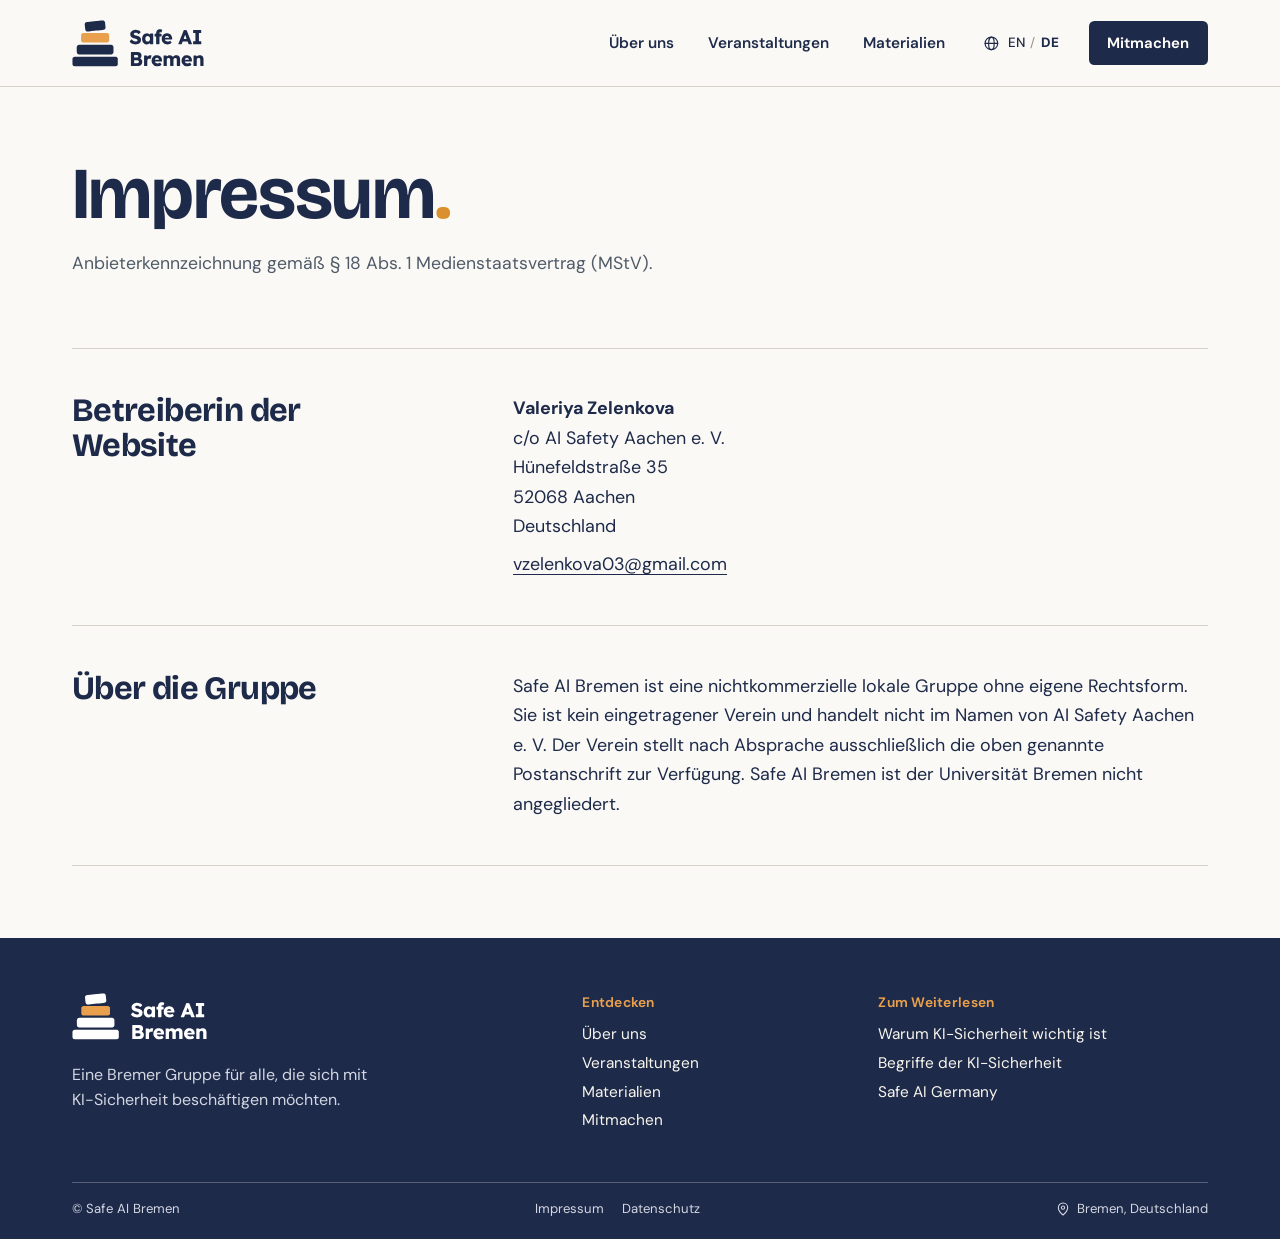
<file: de/imprint.html>
<!doctype html>
<html lang="de">
<head>
  <meta charset="utf-8">
  <meta name="viewport" content="width=device-width, initial-scale=1">
  <meta name="theme-color" content="#faf9f5">
  <title>Impressum | Safe AI Bremen</title>
  <meta name="description" content="Anbieterkennzeichnung gemäß § 18 Abs. 1 Medienstaatsvertrag (MStV).">
  <link rel="alternate" hreflang="en" href="../imprint.html">
<link rel="alternate" hreflang="de" href="imprint.html">
  <link rel="icon" href="../assets/favicon.svg" type="image/svg+xml">
  <link rel="stylesheet" href="../assets/site.css">
  <script src="../assets/navigation.js" defer></script>
</head>
<body>
    <a class="skip" href="#main">Zum Inhalt</a>
    <header class="masthead" id="top"><div class="wrap header-row">
      <a class="brand" href="index.html" aria-label="Safe AI Bremen · Startseite">
        <img src="../assets/logo-header.svg" width="291" height="103" alt="Safe AI Bremen">
      </a>
      <nav class="main-nav" aria-label="Hauptnavigation"><a class="" href="about.html">Über uns</a><a class="" href="events.html">Veranstaltungen</a><a class="" href="resources.html">Materialien</a></nav>
      <div class="header-actions">
        <nav class="languages" aria-label="Sprache"><svg class="icon" viewBox="0 0 24 24" fill="none" stroke="currentColor" stroke-width="1.65" stroke-linecap="round" stroke-linejoin="round" aria-hidden="true" focusable="false"><circle cx="12" cy="12" r="9"/><ellipse cx="12" cy="12" rx="4" ry="9"/><path d="M3 12h18"/></svg><a href="../imprint.html" lang="en" hreflang="en" aria-label="English">EN</a><span aria-hidden="true">/</span><a href="imprint.html" lang="de" hreflang="de" aria-label="Deutsch" aria-current="true">DE</a></nav>
        <a class="button button-navy header-cta" href="get-involved.html">Mitmachen</a>
        <details class="mobile-menu">
          <summary aria-label="Menü"><span class="open-icon"><svg class="icon" viewBox="0 0 24 24" fill="none" stroke="currentColor" stroke-width="1.65" stroke-linecap="round" stroke-linejoin="round" aria-hidden="true" focusable="false"><path d="M3 6h18M3 12h18M3 18h18"/></svg></span><span class="close-icon"><svg class="icon" viewBox="0 0 24 24" fill="none" stroke="currentColor" stroke-width="1.65" stroke-linecap="round" stroke-linejoin="round" aria-hidden="true" focusable="false"><path d="m5 5 14 14M19 5 5 19"/></svg></span></summary>
          <nav aria-label="Hauptnavigation"><a class="" href="about.html">Über uns</a><a class="" href="events.html">Veranstaltungen</a><a class="" href="resources.html">Materialien</a><a class="button button-navy header-cta" href="get-involved.html">Mitmachen</a></nav>
        </details>
      </div>
    </div></header>
    <main id="main" class="inner-page">
      <header class="inner-hero wrap"><div>
        <h1>Impressum<span class="amber-dot">.</span></h1>
        <p class="inner-intro">Anbieterkennzeichnung gemäß § 18 Abs. 1 Medienstaatsvertrag (MStV).</p></div></header>
      <div class="editorial wrap"><section class="editorial-row"><h2>Betreiberin der Website</h2><div><address class="operator-address"><strong>Valeriya Zelenkova</strong><br>c/o AI Safety Aachen e. V.<br>Hünefeldstraße 35<br>52068 Aachen<br>Deutschland<br><a href="mailto:vzelenkova03@gmail.com">vzelenkova03@gmail.com</a></address></div></section><section class="editorial-row"><h2>Über die Gruppe</h2><div><p class="section-prose">Safe AI Bremen ist eine nichtkommerzielle lokale Gruppe ohne eigene Rechtsform. Sie ist kein eingetragener Verein und handelt nicht im Namen von AI Safety Aachen e. V. Der Verein stellt nach Absprache ausschließlich die oben genannte Postanschrift zur Verfügung. Safe AI Bremen ist der Universität Bremen nicht angegliedert.</p></div></section></div>
    </main>
    <footer class="footer"><div class="wrap">
      <div class="footer-main"><div class="footer-brand">
        <a href="index.html" aria-label="Safe AI Bremen · Startseite"><img src="../assets/logo-footer.svg" alt="Safe AI Bremen" width="291" height="103"></a>
        <p>Eine Bremer Gruppe für alle, die sich mit KI-Sicherheit beschäftigen möchten.</p></div>
        <nav aria-label="Navigation im Fußbereich"><h2>Entdecken</h2><a class="" href="about.html">Über uns</a><a class="" href="events.html">Veranstaltungen</a><a class="" href="resources.html">Materialien</a><a class="" href="get-involved.html">Mitmachen</a></nav>
        <div class="footer-links"><h2>Zum Weiterlesen</h2>
          <a href="https://safeaigermany.org/de/why-ai-safety/">Warum KI-Sicherheit wichtig ist</a>
          <a href="https://safeaigermany.org/de/concept-map/">Begriffe der KI-Sicherheit</a>
          <a href="https://safeaigermany.org/de/">Safe AI Germany</a></div>
      </div>
      <div class="footer-base"><span>© Safe AI Bremen</span>
        <div class="footer-legal"><a class="" href="imprint.html" aria-current="page">Impressum</a><a class="" href="privacy.html">Datenschutz</a></div>
        <span class="city"><svg class="icon" viewBox="0 0 24 24" fill="none" stroke="currentColor" stroke-width="1.65" stroke-linecap="round" stroke-linejoin="round" aria-hidden="true" focusable="false"><path d="M19 10c0 5-7 11-7 11S5 15 5 10a7 7 0 1 1 14 0Z"/><circle cx="12" cy="10" r="2.4"/></svg> Bremen, Deutschland</span></div>
    </div></footer>
</body>
</html>
</file>
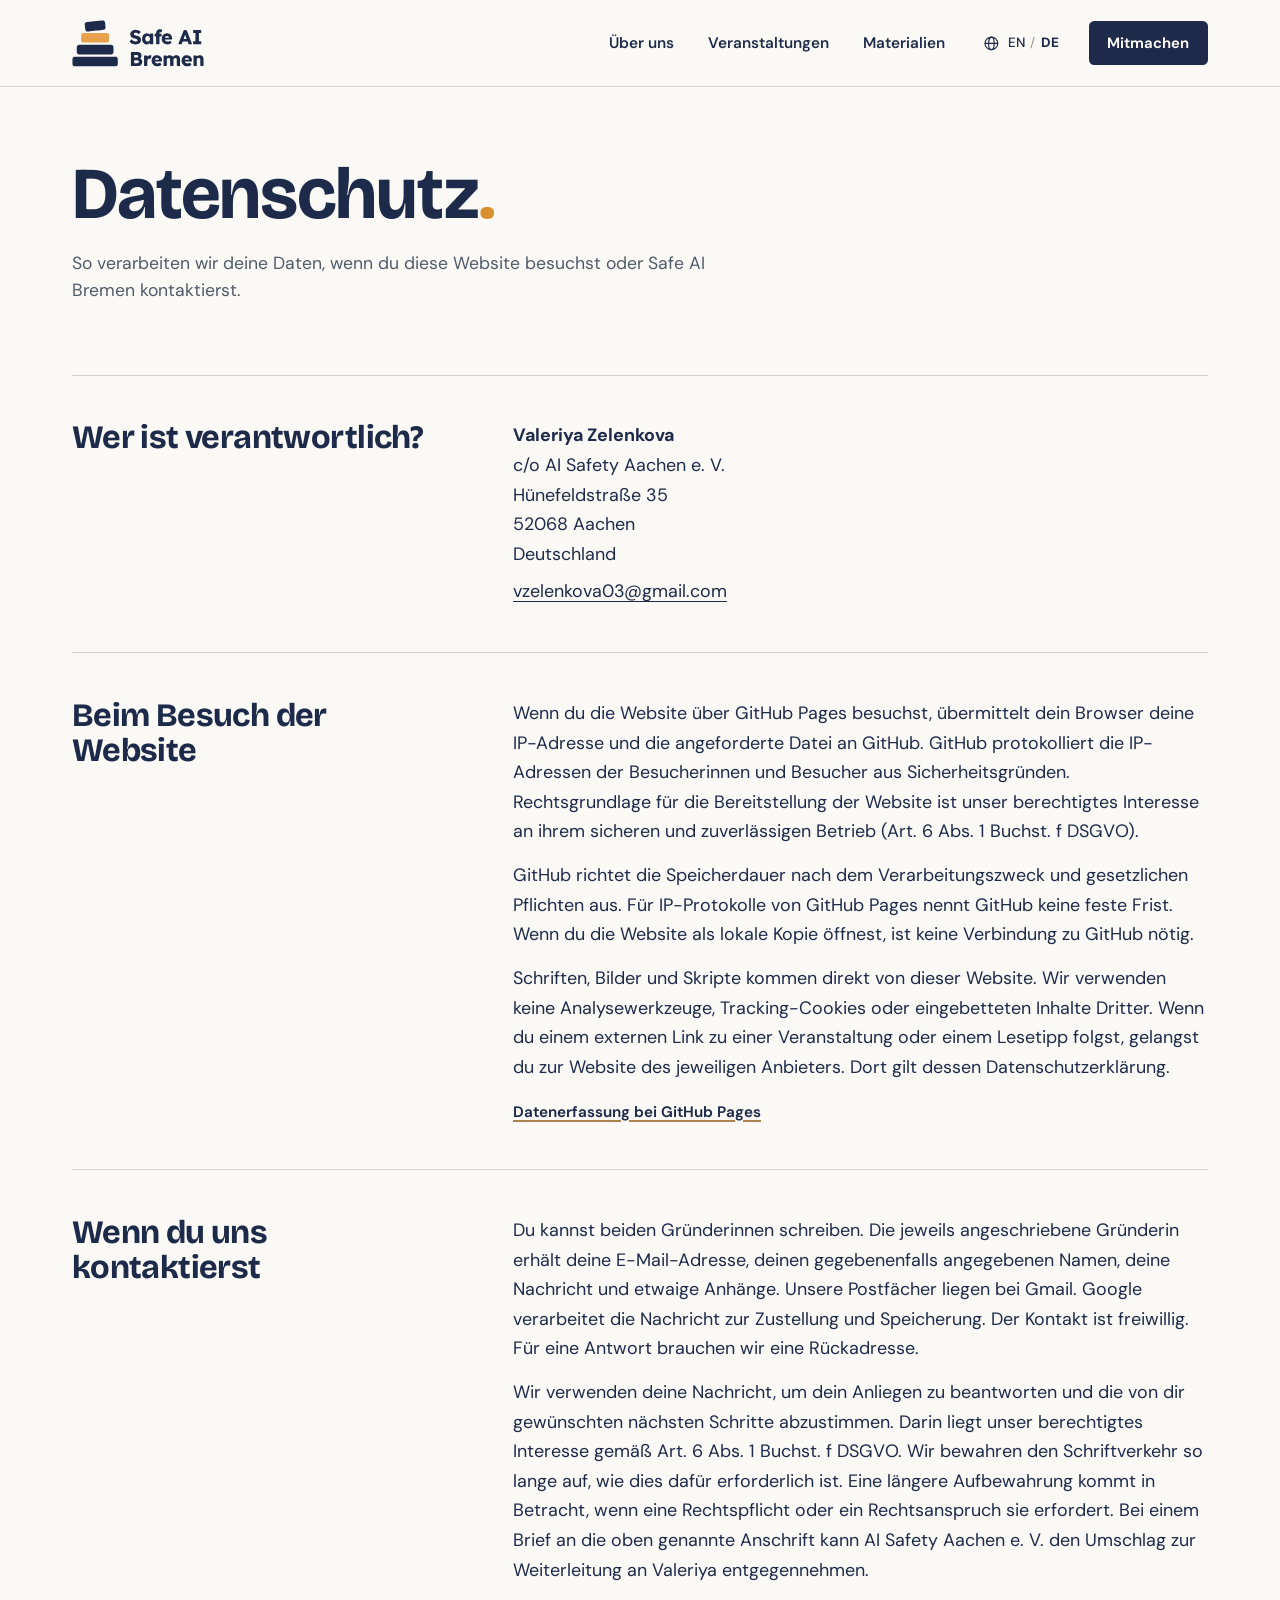
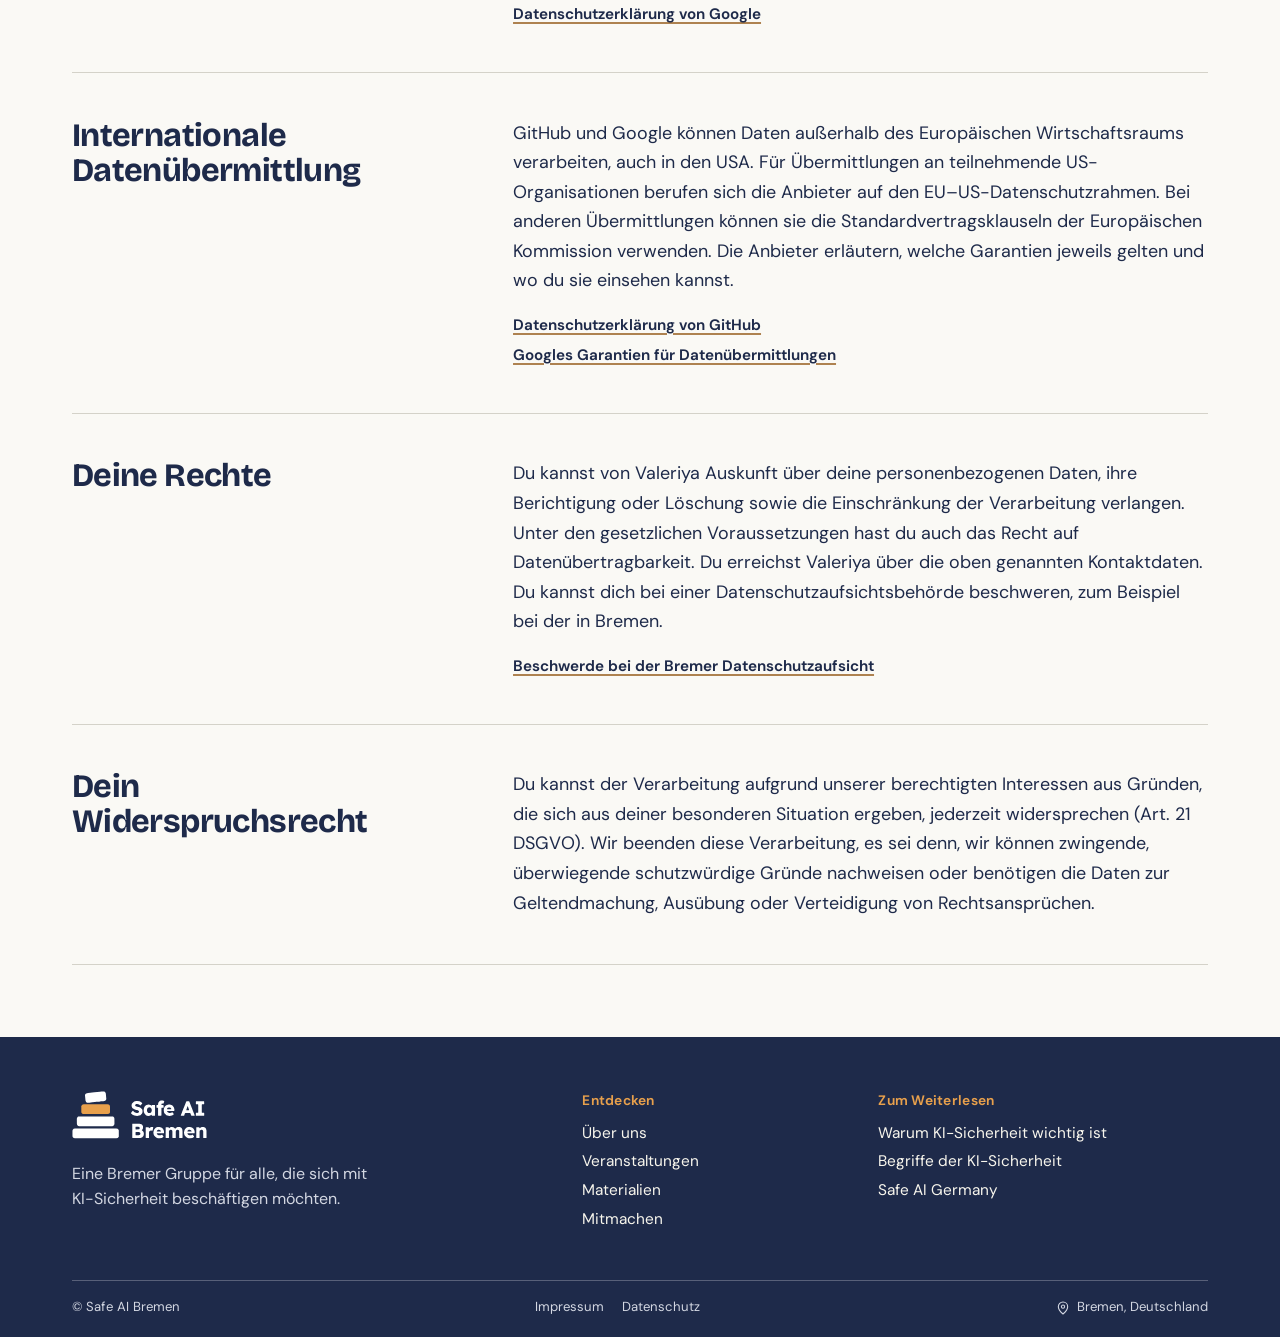
<file: de/privacy.html>
<!doctype html>
<html lang="de">
<head>
  <meta charset="utf-8">
  <meta name="viewport" content="width=device-width, initial-scale=1">
  <meta name="theme-color" content="#faf9f5">
  <title>Datenschutz | Safe AI Bremen</title>
  <meta name="description" content="So verarbeiten wir deine Daten, wenn du diese Website besuchst oder Safe AI Bremen kontaktierst.">
  <link rel="alternate" hreflang="en" href="../privacy.html">
<link rel="alternate" hreflang="de" href="privacy.html">
  <link rel="icon" href="../assets/favicon.svg" type="image/svg+xml">
  <link rel="stylesheet" href="../assets/site.css">
  <script src="../assets/navigation.js" defer></script>
</head>
<body>
    <a class="skip" href="#main">Zum Inhalt</a>
    <header class="masthead" id="top"><div class="wrap header-row">
      <a class="brand" href="index.html" aria-label="Safe AI Bremen · Startseite">
        <img src="../assets/logo-header.svg" width="291" height="103" alt="Safe AI Bremen">
      </a>
      <nav class="main-nav" aria-label="Hauptnavigation"><a class="" href="about.html">Über uns</a><a class="" href="events.html">Veranstaltungen</a><a class="" href="resources.html">Materialien</a></nav>
      <div class="header-actions">
        <nav class="languages" aria-label="Sprache"><svg class="icon" viewBox="0 0 24 24" fill="none" stroke="currentColor" stroke-width="1.65" stroke-linecap="round" stroke-linejoin="round" aria-hidden="true" focusable="false"><circle cx="12" cy="12" r="9"/><ellipse cx="12" cy="12" rx="4" ry="9"/><path d="M3 12h18"/></svg><a href="../privacy.html" lang="en" hreflang="en" aria-label="English">EN</a><span aria-hidden="true">/</span><a href="privacy.html" lang="de" hreflang="de" aria-label="Deutsch" aria-current="true">DE</a></nav>
        <a class="button button-navy header-cta" href="get-involved.html">Mitmachen</a>
        <details class="mobile-menu">
          <summary aria-label="Menü"><span class="open-icon"><svg class="icon" viewBox="0 0 24 24" fill="none" stroke="currentColor" stroke-width="1.65" stroke-linecap="round" stroke-linejoin="round" aria-hidden="true" focusable="false"><path d="M3 6h18M3 12h18M3 18h18"/></svg></span><span class="close-icon"><svg class="icon" viewBox="0 0 24 24" fill="none" stroke="currentColor" stroke-width="1.65" stroke-linecap="round" stroke-linejoin="round" aria-hidden="true" focusable="false"><path d="m5 5 14 14M19 5 5 19"/></svg></span></summary>
          <nav aria-label="Hauptnavigation"><a class="" href="about.html">Über uns</a><a class="" href="events.html">Veranstaltungen</a><a class="" href="resources.html">Materialien</a><a class="button button-navy header-cta" href="get-involved.html">Mitmachen</a></nav>
        </details>
      </div>
    </div></header>
    <main id="main" class="inner-page">
      <header class="inner-hero wrap"><div>
        <h1>Datenschutz<span class="amber-dot">.</span></h1>
        <p class="inner-intro">So verarbeiten wir deine Daten, wenn du diese Website besuchst oder Safe AI Bremen kontaktierst.</p></div></header>
      <div class="editorial wrap"><section class="editorial-row"><h2>Wer ist verantwortlich?</h2><div><address class="operator-address"><strong>Valeriya Zelenkova</strong><br>c/o AI Safety Aachen e. V.<br>Hünefeldstraße 35<br>52068 Aachen<br>Deutschland<br><a href="mailto:vzelenkova03@gmail.com">vzelenkova03@gmail.com</a></address></div></section><section class="editorial-row"><h2>Beim Besuch der Website</h2><div><p class="section-prose">Wenn du die Website über GitHub Pages besuchst, übermittelt dein Browser deine IP-Adresse und die angeforderte Datei an GitHub. GitHub protokolliert die IP-Adressen der Besucherinnen und Besucher aus Sicherheitsgründen. Rechtsgrundlage für die Bereitstellung der Website ist unser berechtigtes Interesse an ihrem sicheren und zuverlässigen Betrieb (Art. 6 Abs. 1 Buchst. f DSGVO).</p><p class="section-prose">GitHub richtet die Speicherdauer nach dem Verarbeitungszweck und gesetzlichen Pflichten aus. Für IP-Protokolle von GitHub Pages nennt GitHub keine feste Frist. Wenn du die Website als lokale Kopie öffnest, ist keine Verbindung zu GitHub nötig.</p><p class="section-prose">Schriften, Bilder und Skripte kommen direkt von dieser Website. Wir verwenden keine Analysewerkzeuge, Tracking-Cookies oder eingebetteten Inhalte Dritter. Wenn du einem externen Link zu einer Veranstaltung oder einem Lesetipp folgst, gelangst du zur Website des jeweiligen Anbieters. Dort gilt dessen Datenschutzerklärung.</p><ul class="source-links"><li><a class="text-link" href="https://docs.github.com/de/pages/getting-started-with-github-pages/what-is-github-pages">Datenerfassung bei GitHub Pages</a></li></ul></div></section><section class="editorial-row"><h2>Wenn du uns kontaktierst</h2><div><p class="section-prose">Du kannst beiden Gründerinnen schreiben. Die jeweils angeschriebene Gründerin erhält deine E-Mail-Adresse, deinen gegebenenfalls angegebenen Namen, deine Nachricht und etwaige Anhänge. Unsere Postfächer liegen bei Gmail. Google verarbeitet die Nachricht zur Zustellung und Speicherung. Der Kontakt ist freiwillig. Für eine Antwort brauchen wir eine Rückadresse.</p><p class="section-prose">Wir verwenden deine Nachricht, um dein Anliegen zu beantworten und die von dir gewünschten nächsten Schritte abzustimmen. Darin liegt unser berechtigtes Interesse gemäß Art. 6 Abs. 1 Buchst. f DSGVO. Wir bewahren den Schriftverkehr so lange auf, wie dies dafür erforderlich ist. Eine längere Aufbewahrung kommt in Betracht, wenn eine Rechtspflicht oder ein Rechtsanspruch sie erfordert. Bei einem Brief an die oben genannte Anschrift kann AI Safety Aachen e. V. den Umschlag zur Weiterleitung an Valeriya entgegennehmen.</p><ul class="source-links"><li><a class="text-link" href="https://policies.google.com/privacy?hl=de">Datenschutzerklärung von Google</a></li></ul></div></section><section class="editorial-row"><h2>Internationale Datenübermittlung</h2><div><p class="section-prose">GitHub und Google können Daten außerhalb des Europäischen Wirtschaftsraums verarbeiten, auch in den USA. Für Übermittlungen an teilnehmende US-Organisationen berufen sich die Anbieter auf den EU–US-Datenschutzrahmen. Bei anderen Übermittlungen können sie die Standardvertragsklauseln der Europäischen Kommission verwenden. Die Anbieter erläutern, welche Garantien jeweils gelten und wo du sie einsehen kannst.</p><ul class="source-links"><li><a class="text-link" href="https://docs.github.com/de/site-policy/privacy-policies/github-general-privacy-statement">Datenschutzerklärung von GitHub</a></li><li><a class="text-link" href="https://policies.google.com/privacy/frameworks?hl=de">Googles Garantien für Datenübermittlungen</a></li></ul></div></section><section class="editorial-row"><h2>Deine Rechte</h2><div><p class="section-prose">Du kannst von Valeriya Auskunft über deine personenbezogenen Daten, ihre Berichtigung oder Löschung sowie die Einschränkung der Verarbeitung verlangen. Unter den gesetzlichen Voraussetzungen hast du auch das Recht auf Datenübertragbarkeit. Du erreichst Valeriya über die oben genannten Kontaktdaten. Du kannst dich bei einer Datenschutzaufsichtsbehörde beschweren, zum Beispiel bei der in Bremen.</p><ul class="source-links"><li><a class="text-link" href="https://www.datenschutz.bremen.de/wir-ueber-uns/online-meldungen/beschwerdeformular-15253">Beschwerde bei der Bremer Datenschutzaufsicht</a></li></ul></div></section><section class="editorial-row"><h2>Dein Widerspruchsrecht</h2><div><p class="section-prose">Du kannst der Verarbeitung aufgrund unserer berechtigten Interessen aus Gründen, die sich aus deiner besonderen Situation ergeben, jederzeit widersprechen (Art. 21 DSGVO). Wir beenden diese Verarbeitung, es sei denn, wir können zwingende, überwiegende schutzwürdige Gründe nachweisen oder benötigen die Daten zur Geltendmachung, Ausübung oder Verteidigung von Rechtsansprüchen.</p></div></section></div>
    </main>
    <footer class="footer"><div class="wrap">
      <div class="footer-main"><div class="footer-brand">
        <a href="index.html" aria-label="Safe AI Bremen · Startseite"><img src="../assets/logo-footer.svg" alt="Safe AI Bremen" width="291" height="103"></a>
        <p>Eine Bremer Gruppe für alle, die sich mit KI-Sicherheit beschäftigen möchten.</p></div>
        <nav aria-label="Navigation im Fußbereich"><h2>Entdecken</h2><a class="" href="about.html">Über uns</a><a class="" href="events.html">Veranstaltungen</a><a class="" href="resources.html">Materialien</a><a class="" href="get-involved.html">Mitmachen</a></nav>
        <div class="footer-links"><h2>Zum Weiterlesen</h2>
          <a href="https://safeaigermany.org/de/why-ai-safety/">Warum KI-Sicherheit wichtig ist</a>
          <a href="https://safeaigermany.org/de/concept-map/">Begriffe der KI-Sicherheit</a>
          <a href="https://safeaigermany.org/de/">Safe AI Germany</a></div>
      </div>
      <div class="footer-base"><span>© Safe AI Bremen</span>
        <div class="footer-legal"><a class="" href="imprint.html">Impressum</a><a class="" href="privacy.html" aria-current="page">Datenschutz</a></div>
        <span class="city"><svg class="icon" viewBox="0 0 24 24" fill="none" stroke="currentColor" stroke-width="1.65" stroke-linecap="round" stroke-linejoin="round" aria-hidden="true" focusable="false"><path d="M19 10c0 5-7 11-7 11S5 15 5 10a7 7 0 1 1 14 0Z"/><circle cx="12" cy="10" r="2.4"/></svg> Bremen, Deutschland</span></div>
    </div></footer>
</body>
</html>
</file>
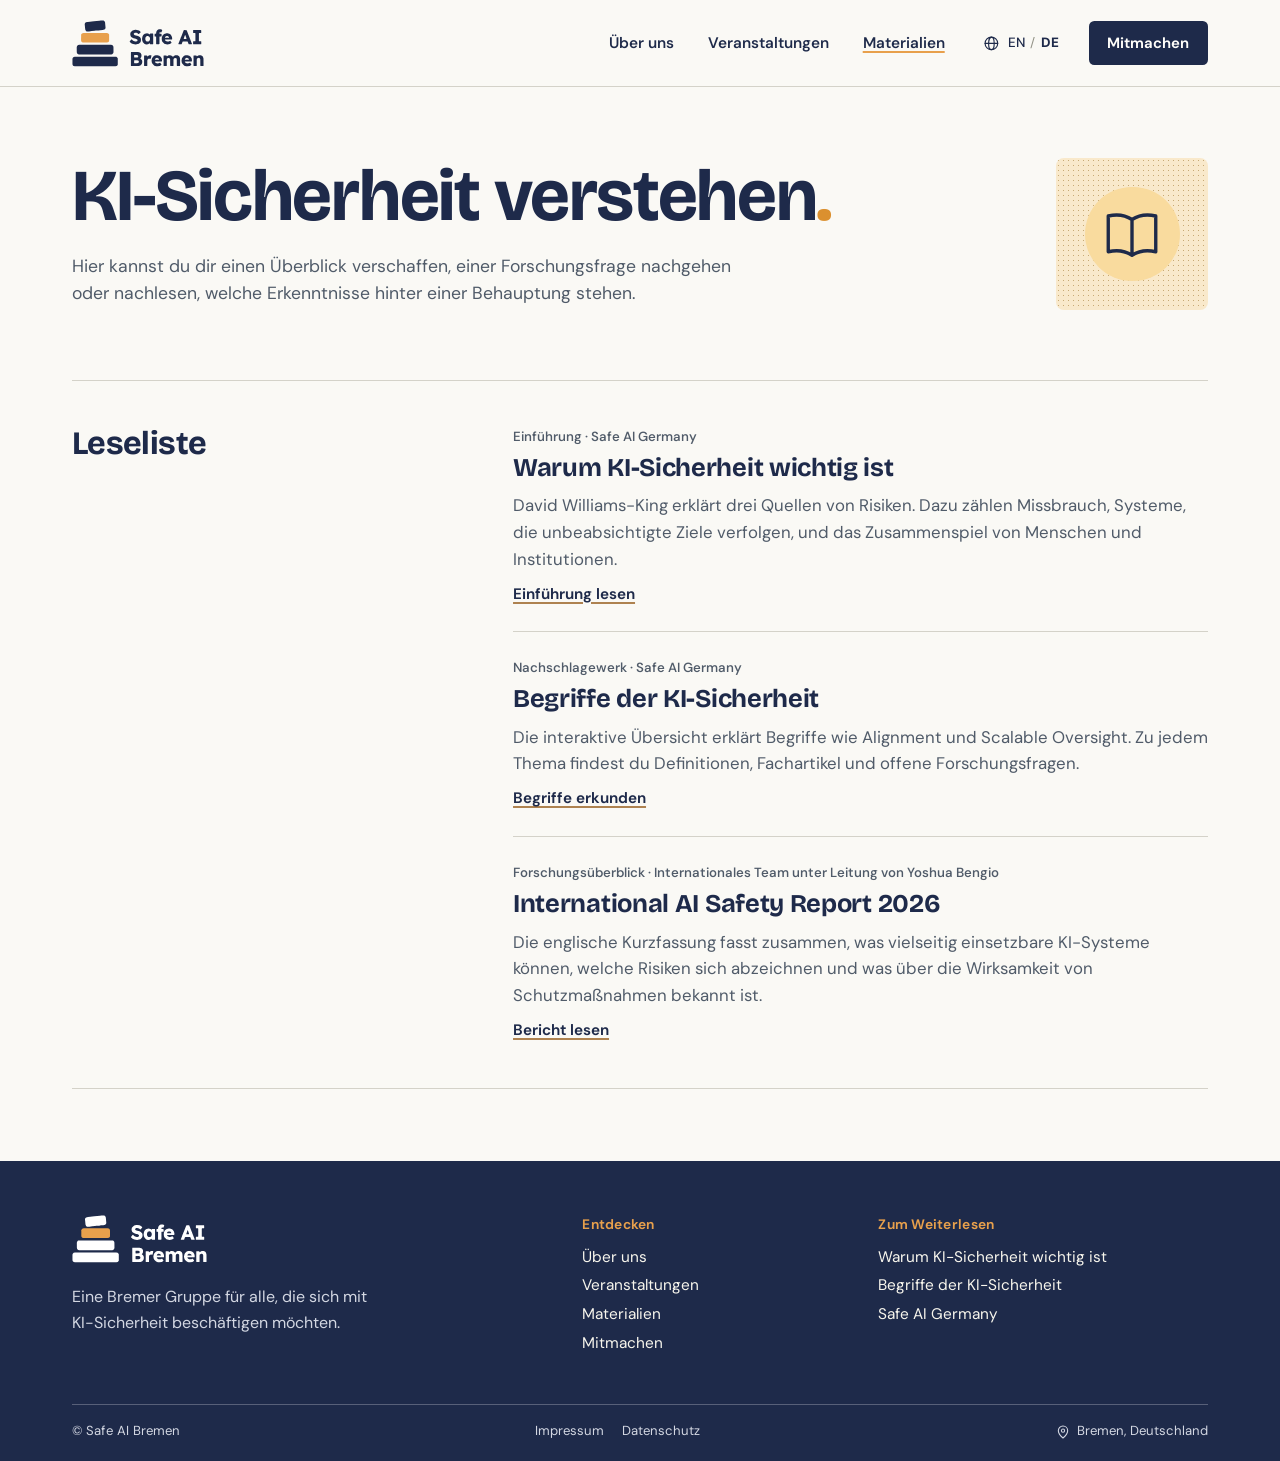
<file: de/resources.html>
<!doctype html>
<html lang="de">
<head>
  <meta charset="utf-8">
  <meta name="viewport" content="width=device-width, initial-scale=1">
  <meta name="theme-color" content="#faf9f5">
  <title>Materialien | Safe AI Bremen</title>
  <meta name="description" content="Hier kannst du dir einen Überblick verschaffen, einer Forschungsfrage nachgehen oder nachlesen, welche Erkenntnisse hinter einer Behauptung stehen.">
  <link rel="alternate" hreflang="en" href="../resources.html">
<link rel="alternate" hreflang="de" href="resources.html">
  <link rel="icon" href="../assets/favicon.svg" type="image/svg+xml">
  <link rel="stylesheet" href="../assets/site.css">
  <script src="../assets/navigation.js" defer></script>
</head>
<body>
    <a class="skip" href="#main">Zum Inhalt</a>
    <header class="masthead" id="top"><div class="wrap header-row">
      <a class="brand" href="index.html" aria-label="Safe AI Bremen · Startseite">
        <img src="../assets/logo-header.svg" width="291" height="103" alt="Safe AI Bremen">
      </a>
      <nav class="main-nav" aria-label="Hauptnavigation"><a class="" href="about.html">Über uns</a><a class="" href="events.html">Veranstaltungen</a><a class="" href="resources.html" aria-current="page">Materialien</a></nav>
      <div class="header-actions">
        <nav class="languages" aria-label="Sprache"><svg class="icon" viewBox="0 0 24 24" fill="none" stroke="currentColor" stroke-width="1.65" stroke-linecap="round" stroke-linejoin="round" aria-hidden="true" focusable="false"><circle cx="12" cy="12" r="9"/><ellipse cx="12" cy="12" rx="4" ry="9"/><path d="M3 12h18"/></svg><a href="../resources.html" lang="en" hreflang="en" aria-label="English">EN</a><span aria-hidden="true">/</span><a href="resources.html" lang="de" hreflang="de" aria-label="Deutsch" aria-current="true">DE</a></nav>
        <a class="button button-navy header-cta" href="get-involved.html">Mitmachen</a>
        <details class="mobile-menu">
          <summary aria-label="Menü"><span class="open-icon"><svg class="icon" viewBox="0 0 24 24" fill="none" stroke="currentColor" stroke-width="1.65" stroke-linecap="round" stroke-linejoin="round" aria-hidden="true" focusable="false"><path d="M3 6h18M3 12h18M3 18h18"/></svg></span><span class="close-icon"><svg class="icon" viewBox="0 0 24 24" fill="none" stroke="currentColor" stroke-width="1.65" stroke-linecap="round" stroke-linejoin="round" aria-hidden="true" focusable="false"><path d="m5 5 14 14M19 5 5 19"/></svg></span></summary>
          <nav aria-label="Hauptnavigation"><a class="" href="about.html">Über uns</a><a class="" href="events.html">Veranstaltungen</a><a class="" href="resources.html" aria-current="page">Materialien</a><a class="button button-navy header-cta" href="get-involved.html">Mitmachen</a></nav>
        </details>
      </div>
    </div></header>
    <main id="main" class="inner-page">
      <header class="inner-hero wrap"><div>
        <h1>KI-Sicherheit verstehen<span class="amber-dot">.</span></h1>
        <p class="inner-intro">Hier kannst du dir einen Überblick verschaffen, einer Forschungsfrage nachgehen oder nachlesen, welche Erkenntnisse hinter einer Behauptung stehen.</p></div><div class="topic-plate" aria-hidden="true"><svg class="icon" viewBox="0 0 24 24" fill="none" stroke="currentColor" stroke-width="1.65" stroke-linecap="round" stroke-linejoin="round" aria-hidden="true" focusable="false"><path d="M12 6.2C9.1 4.3 5.8 4 2.5 4.8v14.3c3.3-.8 6.6-.5 9.5 1.4 2.9-1.9 6.2-2.2 9.5-1.4V4.8C18.2 4 14.9 4.3 12 6.2zm0 0v14.3"/></svg></div></header>
      <div class="editorial wrap"><section class="editorial-row"><h2>Leseliste</h2><div><div class="article-items"><article class="article-item"><p class="meta">Einführung · Safe AI Germany</p><h3>Warum KI-Sicherheit wichtig ist</h3><p>David Williams-King erklärt drei Quellen von Risiken. Dazu zählen Missbrauch, Systeme, die unbeabsichtigte Ziele verfolgen, und das Zusammenspiel von Menschen und Institutionen.</p><a class="text-link" href="https://safeaigermany.org/de/why-ai-safety/">Einführung lesen</a></article><article class="article-item"><p class="meta">Nachschlagewerk · Safe AI Germany</p><h3>Begriffe der KI-Sicherheit</h3><p>Die interaktive Übersicht erklärt Begriffe wie Alignment und Scalable Oversight. Zu jedem Thema findest du Definitionen, Fachartikel und offene Forschungsfragen.</p><a class="text-link" href="https://safeaigermany.org/de/concept-map/">Begriffe erkunden</a></article><article class="article-item"><p class="meta">Forschungsüberblick · Internationales Team unter Leitung von Yoshua Bengio</p><h3>International AI Safety Report 2026</h3><p>Die englische Kurzfassung fasst zusammen, was vielseitig einsetzbare KI-Systeme können, welche Risiken sich abzeichnen und was über die Wirksamkeit von Schutzmaßnahmen bekannt ist.</p><a class="text-link" href="https://internationalaisafetyreport.org/publication/international-ai-safety-report-2026">Bericht lesen</a></article></div></div></section></div>
    </main>
    <footer class="footer"><div class="wrap">
      <div class="footer-main"><div class="footer-brand">
        <a href="index.html" aria-label="Safe AI Bremen · Startseite"><img src="../assets/logo-footer.svg" alt="Safe AI Bremen" width="291" height="103"></a>
        <p>Eine Bremer Gruppe für alle, die sich mit KI-Sicherheit beschäftigen möchten.</p></div>
        <nav aria-label="Navigation im Fußbereich"><h2>Entdecken</h2><a class="" href="about.html">Über uns</a><a class="" href="events.html">Veranstaltungen</a><a class="" href="resources.html" aria-current="page">Materialien</a><a class="" href="get-involved.html">Mitmachen</a></nav>
        <div class="footer-links"><h2>Zum Weiterlesen</h2>
          <a href="https://safeaigermany.org/de/why-ai-safety/">Warum KI-Sicherheit wichtig ist</a>
          <a href="https://safeaigermany.org/de/concept-map/">Begriffe der KI-Sicherheit</a>
          <a href="https://safeaigermany.org/de/">Safe AI Germany</a></div>
      </div>
      <div class="footer-base"><span>© Safe AI Bremen</span>
        <div class="footer-legal"><a class="" href="imprint.html">Impressum</a><a class="" href="privacy.html">Datenschutz</a></div>
        <span class="city"><svg class="icon" viewBox="0 0 24 24" fill="none" stroke="currentColor" stroke-width="1.65" stroke-linecap="round" stroke-linejoin="round" aria-hidden="true" focusable="false"><path d="M19 10c0 5-7 11-7 11S5 15 5 10a7 7 0 1 1 14 0Z"/><circle cx="12" cy="10" r="2.4"/></svg> Bremen, Deutschland</span></div>
    </div></footer>
</body>
</html>
</file>
<file: assets/site.css>
@font-face {
  font-family: "Bricolage Grotesque";
  src: url("fonts/bricolage-grotesque.woff") format("woff");
  font-weight: 200 800;
  font-display: swap;
}

@font-face {
  font-family: "DM Sans";
  src: url("fonts/dm-sans.woff") format("woff");
  font-weight: 100 1000;
  font-display: swap;
}

:root {
  color-scheme: light;
  --navy: #1e2a4a;
  --ink: #25324d;
  --muted: #505b69;
  --amber: #e8a04c;
  --pale-amber: #f9e9cb;
  --paper: #faf9f5;
  --white: #fffefa;
  --inset: #f3f1ea;
  --rule: #d4d2c9;
  --heading: "Bricolage Grotesque", "Arial", sans-serif;
  --body: "DM Sans", Arial, sans-serif;
  --mono: ui-monospace, "SFMono-Regular", Consolas, "Liberation Mono", monospace;
}

*, *::before, *::after { box-sizing: border-box; }
body {
  margin: 0;
  background: var(--paper);
  color: var(--navy);
  font: 400 1rem/1.58 var(--body);
  -webkit-font-smoothing: antialiased;
}
h1, h2, h3, p, figure { margin: 0; }
h1, h2, h3 {
  font-family: var(--heading);
  font-optical-sizing: auto;
  line-height: 1.07;
}
h1 { letter-spacing: -.018em; }
h2 { font-size: clamp(2.2rem, 3.2vw, 3.25rem); letter-spacing: -.018em; font-weight: 720; }
h3 { font-size: 1.55rem; letter-spacing: -.012em; font-weight: 700; }
a { color: inherit; text-underline-offset: .22em; }
img { display: block; max-width: 100%; }
button, summary, a { -webkit-tap-highlight-color: transparent; }
a:focus-visible, summary:focus-visible { outline: 3px solid #176fb5; outline-offset: 5px; }
::selection { background: #ffd49a; color: var(--navy); }
.wrap { width: min(88.8%, 82rem); margin-inline: auto; }
.icon { flex: none; width: 1.25rem; height: 1.25rem; }
.skip {
  position: fixed; top: .5rem; left: .5rem; z-index: 15; transform: translateY(-160%);
  padding: .5rem 1rem; color: white; background: var(--navy);
}
.skip:focus { transform: none; }

.masthead { border-bottom: 1px solid var(--rule); }
.header-row { display: flex; align-items: center; gap: clamp(1.5rem, 3vw, 3rem); min-height: 5.4rem; }
.brand { flex: none; line-height: 1; }
.brand img { width: 8.25rem; height: auto; }
.main-nav { display: flex; gap: clamp(1.3rem, 2.65vw, 2.65rem); margin-left: auto; }
.main-nav a, .mobile-menu nav a { font-weight: 580; text-decoration: none; }
.main-nav a {
  display: inline-flex; align-items: center; min-height: 44px;
  font-size: .96rem; white-space: nowrap;
}
.main-nav a:hover, .main-nav a[aria-current="page"],
.mobile-menu nav a[aria-current="page"]:not(.button) {
  text-decoration: underline; text-decoration-color: var(--amber); text-decoration-thickness: 2px;
}
.header-actions { display: flex; align-items: center; gap: clamp(1.2rem, 2.3vw, 2.2rem); }
.languages { display: flex; align-items: center; gap: .35rem; white-space: nowrap; }
.languages .icon { width: 1.05rem; height: 1.05rem; margin-right: .15rem; }
.languages a { display: inline-flex; align-items: center; min-height: 44px; text-decoration: none; font: 500 .84rem/1 var(--body); }
.languages a:hover { text-decoration: underline; }
.languages a[aria-current] { font-weight: 800; }
.languages span { color: #929286; font-size: .82rem; }
.button {
  display: inline-flex; align-items: center; justify-content: center; gap: .65rem;
  min-height: 3.1rem; padding: .75rem 1.3rem; border: 1px solid transparent; border-radius: .33rem;
  font: 650 .98rem/1.25 var(--body); text-align: center; text-decoration: none;
  transition: background-color .15s, box-shadow .15s;
}
.button-navy { background: var(--navy); color: #fffefa; }
.button-navy:hover { background: #344367; }
.header-cta { min-height: 2.75rem; padding: .66rem 1.12rem; font-size: .93rem; }
.button-amber { background: var(--amber); color: #17233c; border-color: #df9846; }
.button-amber:hover { background: #f0af61; box-shadow: 0 2px 0 #ba8646; }
.button-outline { background: transparent; border-color: #a8aaa9; }
.button-outline:hover { background: #efeee8; border-color: var(--ink); }
.mobile-menu { display: none; }

.hero {
  display: grid; grid-template-columns: .94fr 1.06fr;
  align-items: center; gap: clamp(2.8rem, 5.3vw, 6.6rem);
  padding-block: clamp(3.8rem, 5vw, 5.3rem) clamp(4rem, 5.1vw, 5.6rem);
}
.hero-copy { min-width: 0; container-type: inline-size; }
.hero h1 {
  margin-left: -.045em;
  font-size: clamp(2.5rem, 15.7cqi, 6.6rem); font-weight: 730; line-height: .98;
}
.amber-dot { color: #db902f; }
.hero-intro, .inner-intro { color: var(--muted); font-size: clamp(1.1rem, 1.33vw, 1.28rem); line-height: 1.55; }
.hero-intro { margin-top: 1.55rem; max-width: 29.5rem; text-wrap: pretty; }
.hero-intro + .hero-intro { margin-top: 1rem; }
.hero-actions { display: flex; gap: .78rem; flex-wrap: wrap; margin-top: 1.8rem; }
.city-print {
  position: relative;
  border: 1px solid #a8a392; background: var(--paper); box-shadow: 5px 5px 0 #e8e4d9;
}
.city-print img { width: 100%; height: auto; }

.explore-section { background: var(--inset); border-block: 1px solid var(--rule); padding-block: clamp(3rem, 4.1vw, 4rem) clamp(3.2rem, 4.5vw, 4.7rem); }
.feature-grid { display: grid; grid-template-columns: repeat(3, 1fr); gap: 1.15rem; margin-top: 2rem; }
.feature-card {
  position: relative; display: flex; flex-direction: column; align-items: flex-start;
  min-width: 0; padding: clamp(1.25rem, 1.9vw, 2rem); background: var(--white);
  border: 1px solid #d0cfc6; border-radius: .35rem;
  transition: border-color .16s ease, box-shadow .16s ease;
}
.feature-card:hover, .feature-card:focus-within { border-color: #b5a483; box-shadow: 0 3px 0 #e1dbcd; }
.icon-tile {
  display: grid; place-items: center; width: 2.85rem; height: 2.85rem;
  border-radius: .38rem; color: var(--navy); background: var(--pale-amber);
}
.icon-tile .icon { width: 1.58rem; height: 1.58rem; }
.feature-card h3 { margin-top: 1.16rem; }
.feature-card p { margin-block: .63rem 1.3rem; color: var(--muted); line-height: 1.52; }
.text-link {
  display: inline-block; width: fit-content; margin-top: auto; font-weight: 650; font-size: .95rem;
  text-decoration: underline; text-decoration-color: #ae8250; text-decoration-thickness: 1.5px;
}
.text-link:hover { text-decoration-color: var(--navy); }
.stretched::after { content: ""; position: absolute; inset: 0; border-radius: .35rem; }
.calendar-section { display: grid; grid-template-columns: .83fr 1.17fr; gap: 3rem; padding-block: 4.25rem 4.9rem; }
.calendar-section p:not(.meta) { margin: .65rem 0 1rem; color: var(--muted); }
.event-list { list-style: none; padding: 0; margin: 0; }
.event-list > li { border-top: 1px solid var(--rule); }
.event-list > li:last-child { border-bottom: 1px solid var(--rule); }
.event-row { display: flex; gap: 1.25rem; align-items: flex-start; padding-block: 1.25rem; }
.date-tile {
  flex: 0 0 3.75rem; min-height: 4.05rem; display: grid; place-content: center; text-align: center;
  border: 1px solid #d8c9ac; background: #f5e7ce; border-radius: .25rem;
}
.date-tile span { font: 600 .77rem/1.25 var(--mono); letter-spacing: .08em; text-transform: uppercase; }
.date-tile strong { font: 650 1.65rem/1.1 var(--heading); }
.meta { font: 550 .83rem/1.55 var(--body); color: var(--muted); }
.event-copy { align-self: center; }
.event-copy h3 { margin-top: .22rem; font-size: 1.36rem; line-height: 1.22; }
.event-copy h3 a { text-decoration: none; }
.event-copy h3 a:hover { text-decoration: underline; }
.event-copy p:not(.meta) { margin-top: .65rem; color: var(--muted); }

.inner-hero {
  display: flex; align-items: center; justify-content: space-between; gap: 2.5rem;
  padding-block: clamp(3rem, 5.5vw, 5.75rem);
}
.inner-hero > div:first-child { max-width: 48rem; }
.inner-hero h1 { font-size: clamp(3.5rem, 5.7vw, 6rem); line-height: 1; margin-bottom: 1.2rem; }
.inner-intro { max-width: 43rem; }
.brand-plate, .topic-plate { display: grid; place-items: center; flex: none; }
.brand-plate { width: min(29%, 19rem); border: 1px solid var(--rule); background: var(--inset); padding: 2.1rem 1.7rem; }
.brand-plate img { width: 100%; height: auto; }
.topic-plate {
  position: relative; isolation: isolate; overflow: hidden; width: 9.5rem; height: 9.5rem;
  background-color: var(--pale-amber); border-radius: .5rem;
  background-image: radial-gradient(#c7a974 .75px, transparent .9px); background-size: 5px 5px;
}
.topic-plate .icon { width: 3.75rem; height: 3.75rem; stroke-width: 1.35; }
.topic-plate::before {
  content: ""; position: absolute; z-index: -1; background: #f9db9e; width: 5.9rem; height: 5.9rem; border-radius: 50%;
}
.editorial { margin-bottom: 4.5rem; }
.editorial-row {
  display: grid; grid-template-columns: minmax(12rem, .68fr) minmax(0, 1.32fr);
  gap: clamp(2rem, 6.5vw, 6rem); border-top: 1px solid var(--rule); padding-block: 2.85rem;
}
.editorial-row:last-child { border-bottom: 1px solid var(--rule); }
.editorial-row > h2 { font-size: clamp(1.75rem, 2.55vw, 2.5rem); }
.section-prose { font-size: 1.12rem; line-height: 1.65; max-width: 61ch; }
.section-prose + .section-prose { margin-top: .9rem; }
.founder-list {
  display: grid; grid-template-columns: repeat(auto-fit, minmax(min(14rem, 100%), 1fr));
  gap: 1.5rem; list-style: none; padding: 0; margin: 1.6rem 0 0;
}
.founder-list h3 { font-size: 1.4rem; line-height: 1.2; }
.founder-list p { color: var(--muted); margin-block: .25rem; }
.founder-list a { overflow-wrap: anywhere; }
.operator-address { font-style: normal; font-size: 1.12rem; line-height: 1.65; }
.operator-address a { display: inline-block; margin-top: .5rem; overflow-wrap: anywhere; }
.source-links { display: grid; gap: .3rem; padding: 0; margin: 1rem 0 0; list-style: none; }
.article-item + .article-item { margin-top: 1.6rem; padding-top: 1.6rem; border-top: 1px solid var(--rule); }
.article-item h3 { font-size: clamp(1.4rem, 2vw, 1.8rem); line-height: 1.2; }
.article-item p:not(.meta) { max-width: 64ch; color: var(--muted); margin-top: .55rem; font-size: 1.05rem; }
.article-item .meta { margin-bottom: .35rem; }
.article-item .text-link { margin-top: .6rem; }
.editorial-row .event-list > li:first-child { border-top: 0; }
.editorial-row .event-list > li:first-child .event-row { padding-top: 0; }
.extra-link { margin-top: 1.25rem; }

.footer { background: var(--navy); color: #f8f6ed; }
.footer-main { display: grid; grid-template-columns: 1.45fr .8fr 1fr; gap: 2rem; padding-block: 3.4rem 2.8rem; }
.footer-brand img { width: 8.45rem; height: auto; }
.footer-brand > a { display: inline-block; }
.footer-brand p { max-width: 19rem; margin-top: .9rem; color: #d3d7e2; }
.footer h2 { font: 650 .86rem/1.4 var(--body); letter-spacing: .02em; margin-bottom: .65rem; color: var(--amber); }
.footer nav a, .footer-links a { display: block; width: fit-content; margin-block: .28rem; text-decoration: none; font-size: .96rem; }
.footer a:hover { text-decoration: underline; }
.footer-base { border-top: 1px solid #586079; display: flex; justify-content: space-between; padding-block: 1rem 1.2rem; color: #d3d7e2; font-size: .82rem; }
.footer-base .city { display: inline-flex; align-items: center; gap: .4rem; }
.footer-legal { display: flex; flex-wrap: wrap; justify-content: center; gap: .3rem 1.1rem; }
.footer-legal a { text-decoration: none; }
.footer-base .icon { width: 1rem; height: 1rem; }

@media (min-width: 821px) and (max-width: 1020px) {
  .wrap { width: 92%; }
  .header-row, .header-actions { gap: 1.15rem; }
  .main-nav { gap: 1.15rem; }
  .hero { gap: 1.8rem; }
  .hero-actions { gap: .55rem; }
  .hero-actions .button { padding-inline: .9rem; }
}
@media (max-width: 820px) {
  .wrap { width: 89.5%; }
  .header-row { min-height: 4.7rem; }
  .brand img { width: 7.75rem; }
  .main-nav, .header-actions > .header-cta { display: none; }
  .header-actions { margin-left: auto; gap: .9rem; }
  .mobile-menu { display: block; }
  .mobile-menu summary {
    display: grid; place-items: center; width: 2.75rem; height: 2.75rem;
    list-style: none; cursor: pointer; border: 1px solid var(--rule); border-radius: .3rem;
  }
  .mobile-menu summary::-webkit-details-marker { display: none; }
  .mobile-menu summary span { line-height: 0; }
  .mobile-menu summary .icon { width: 1.3rem; height: 1.3rem; }
  .mobile-menu .close-icon, .mobile-menu[open] .open-icon { display: none; }
  .mobile-menu[open] .close-icon { display: inline; }
  .mobile-menu nav {
    display: grid; position: absolute; top: 4.7rem; left: 0; right: 0; z-index: 5;
    background: var(--paper); padding: .45rem 5.25% 1.1rem; border-bottom: 1px solid var(--rule);
    box-shadow: 0 10px 20px #1e2a4a12;
  }
  .mobile-menu nav a:not(.button) { padding: .7rem 0; }
  .mobile-menu nav .button { margin-top: .4rem; justify-self: start; }
  .hero { grid-template-columns: 1fr; gap: 2.15rem; padding-block: 2.9rem 3.1rem; }
  .hero-intro { max-width: 35rem; margin-top: 1.15rem; }
  .hero-actions { margin-top: 1.35rem; }
  .city-print img { aspect-ratio: 1.9; object-fit: cover; object-position: center 48%; }
  .feature-grid { gap: .72rem; }
  .feature-card { padding: 1.1rem; }
  .feature-card h3 { font-size: 1.35rem; }
  .calendar-section { grid-template-columns: 1fr; gap: 1.5rem; padding-block: 3.25rem; }
  .editorial-row { gap: 2rem; }
  .brand-plate { padding: 1.3rem 1rem; }
  .footer-main { grid-template-columns: 1.15fr .7fr 1fr; gap: 1.25rem; }
}
@media (max-width: 600px) {
  .wrap { width: calc(100% - 2.65rem); }
  .header-row { min-height: 4.35rem; }
  .brand img { width: 7rem; }
  .languages { gap: .25rem; }
  .languages a { min-width: 1.45rem; }
  .mobile-menu nav { top: 4.35rem; padding-inline: 1.325rem; }
  .hero { padding-top: 2.65rem; gap: 1.9rem; }
  .hero-intro { font-size: 1.09rem; }
  .hero-actions { gap: .6rem; }
  .button { min-height: 2.9rem; padding: .7rem .95rem; }
  .city-print img { aspect-ratio: 1.5; }
  .explore-section { padding-block: 2.5rem; }
  h2 { font-size: 2.16rem; }
  .feature-grid { grid-template-columns: 1fr; margin-top: 1.45rem; gap: .85rem; }
  .feature-card { padding: 1.25rem; }
  .feature-card h3 { font-size: 1.5rem; margin-top: .9rem; }
  .feature-card p { margin-block: .45rem .9rem; }
  .event-row { gap: .85rem; }
  .inner-hero { padding-block: 2.75rem; }
  .inner-hero h1 { font-size: clamp(2.8rem, 12vw, 4.25rem); overflow-wrap: anywhere; }
  .inner-hero .topic-plate, .inner-hero .brand-plate { display: none; }
  .editorial { margin-bottom: 2.65rem; }
  .editorial-row { grid-template-columns: 1fr; gap: 1rem; padding-block: 1.8rem; }
  .editorial-row > h2 { font-size: 1.85rem; }
  .footer-main { grid-template-columns: .85fr 1.15fr; gap: 1.5rem; padding-block: 2.2rem; }
  .footer-brand { grid-column: 1 / -1; }
  .footer-brand p { max-width: 25rem; }
  .footer-base { flex-wrap: wrap; gap: .7rem 1rem; }
  .footer-legal { order: 3; width: 100%; justify-content: flex-start; }
}
@media (prefers-reduced-motion: reduce) {
  *, *::before, *::after { transition: none !important; }
}
</file>
